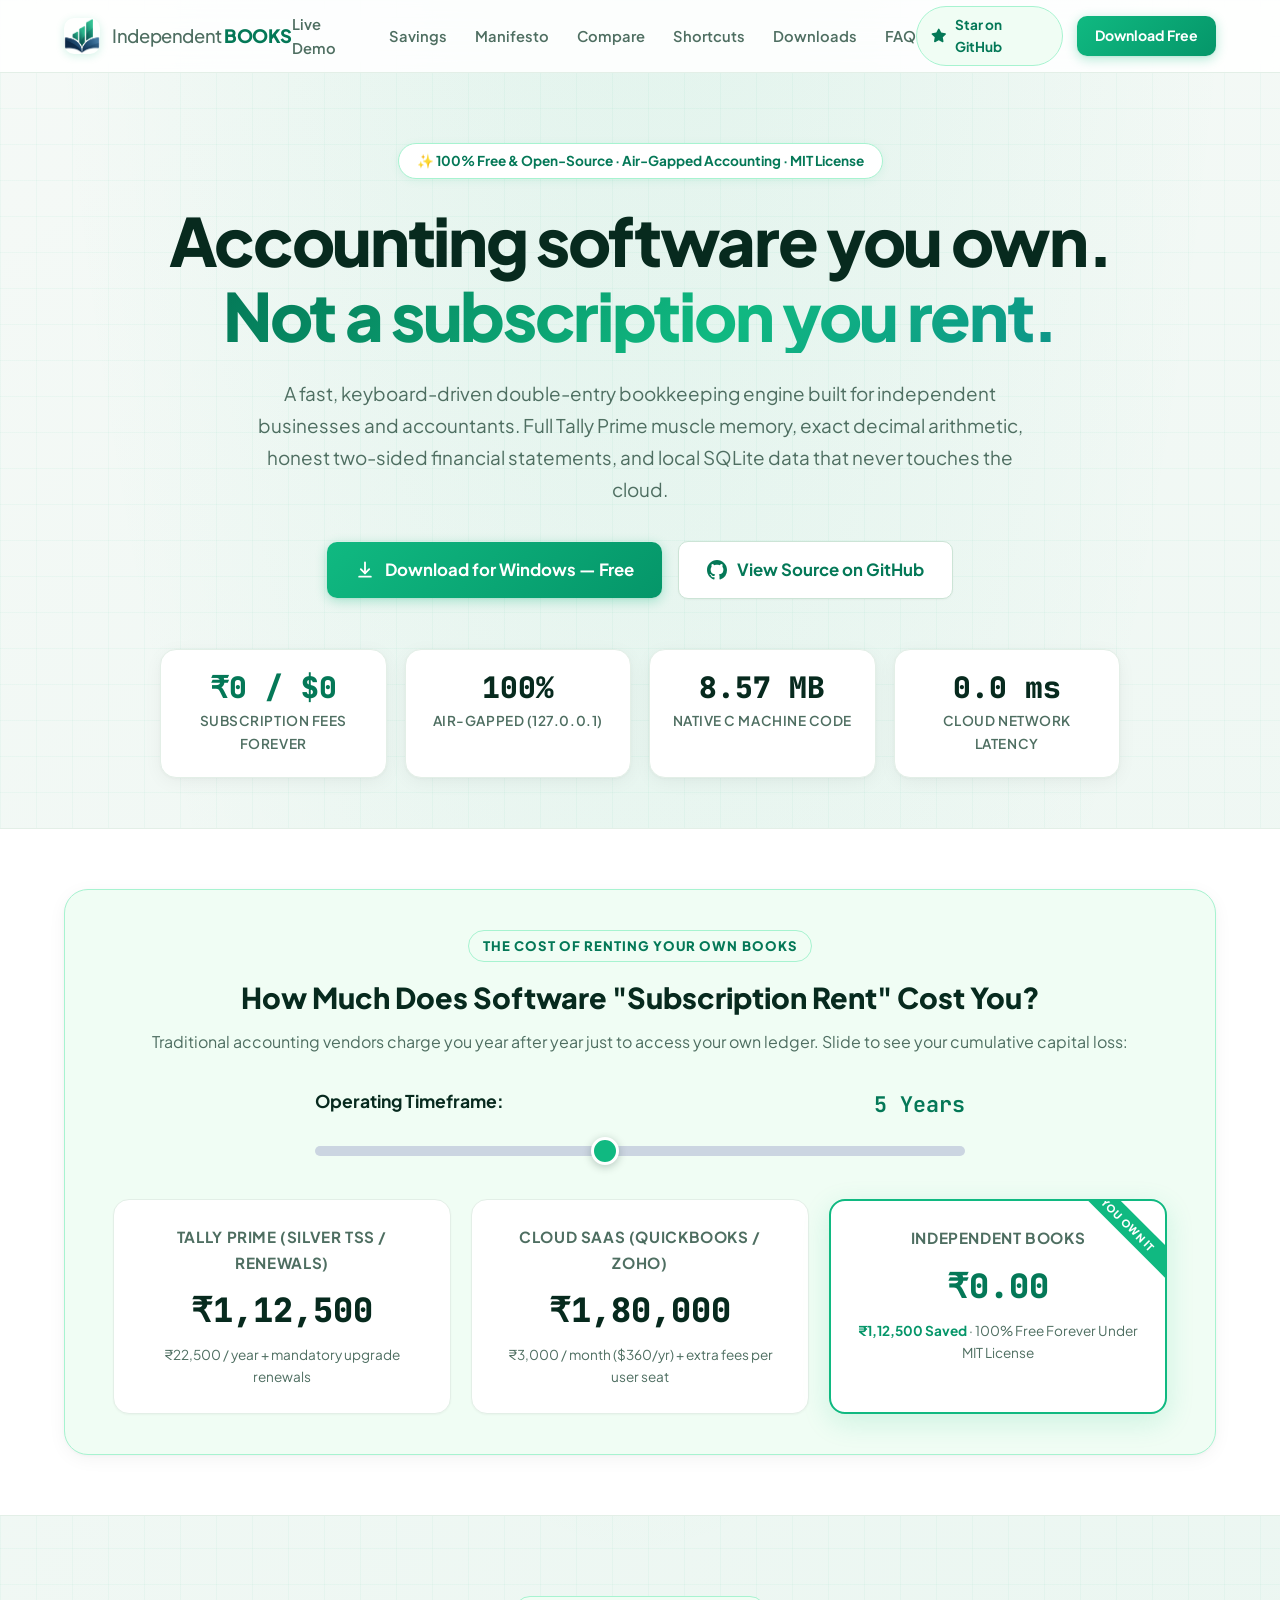
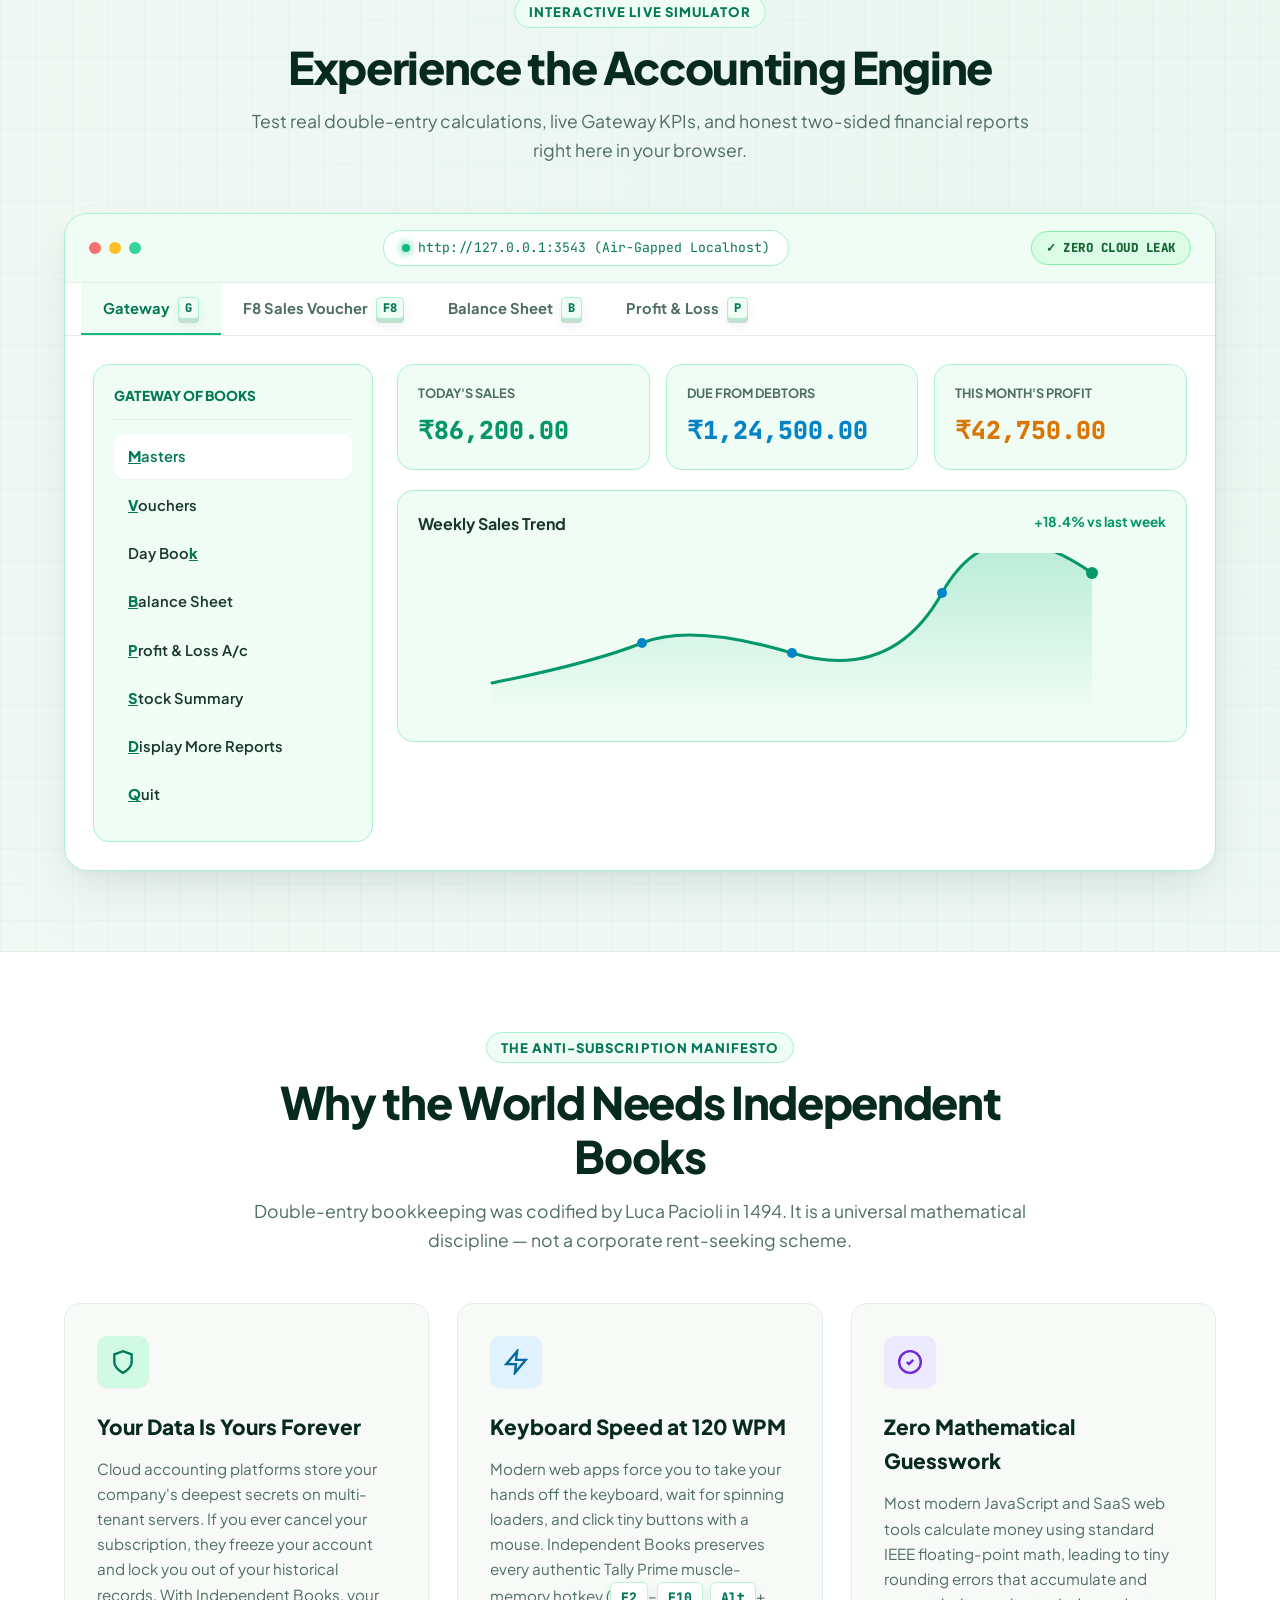
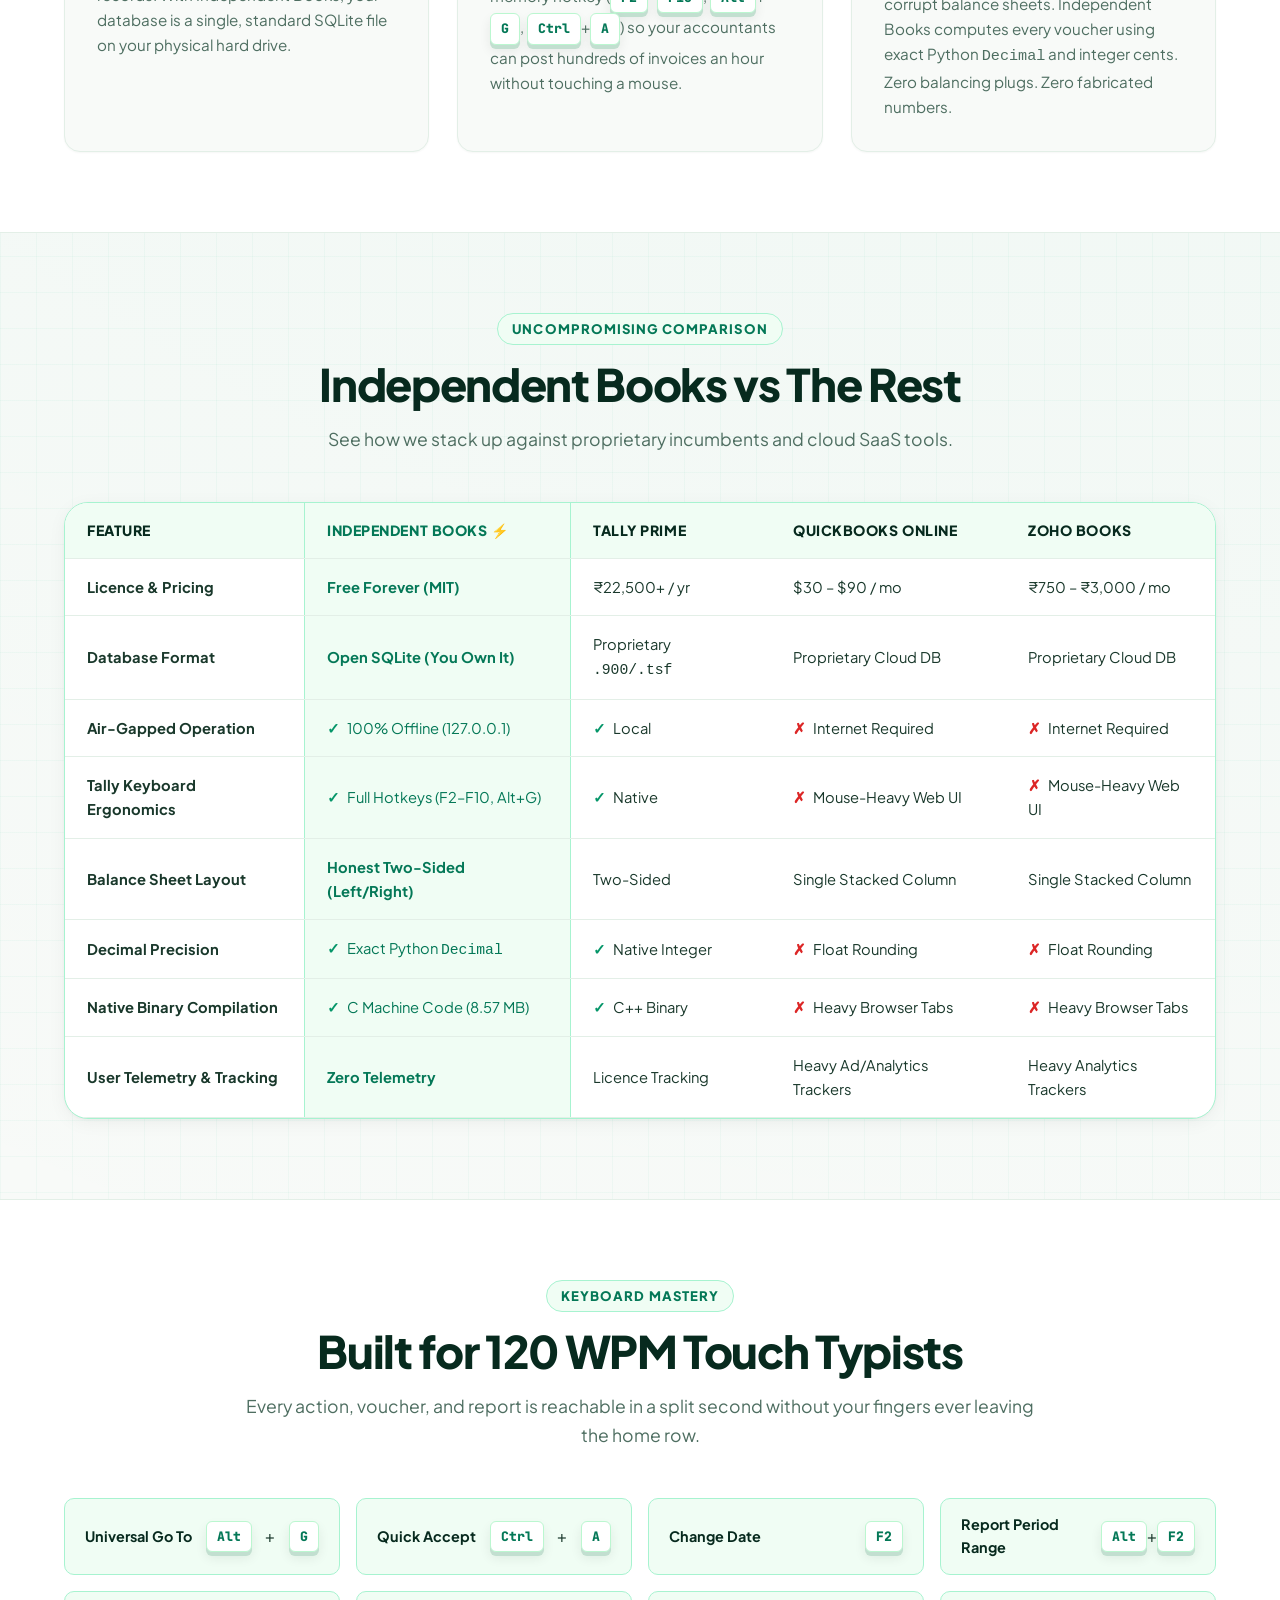
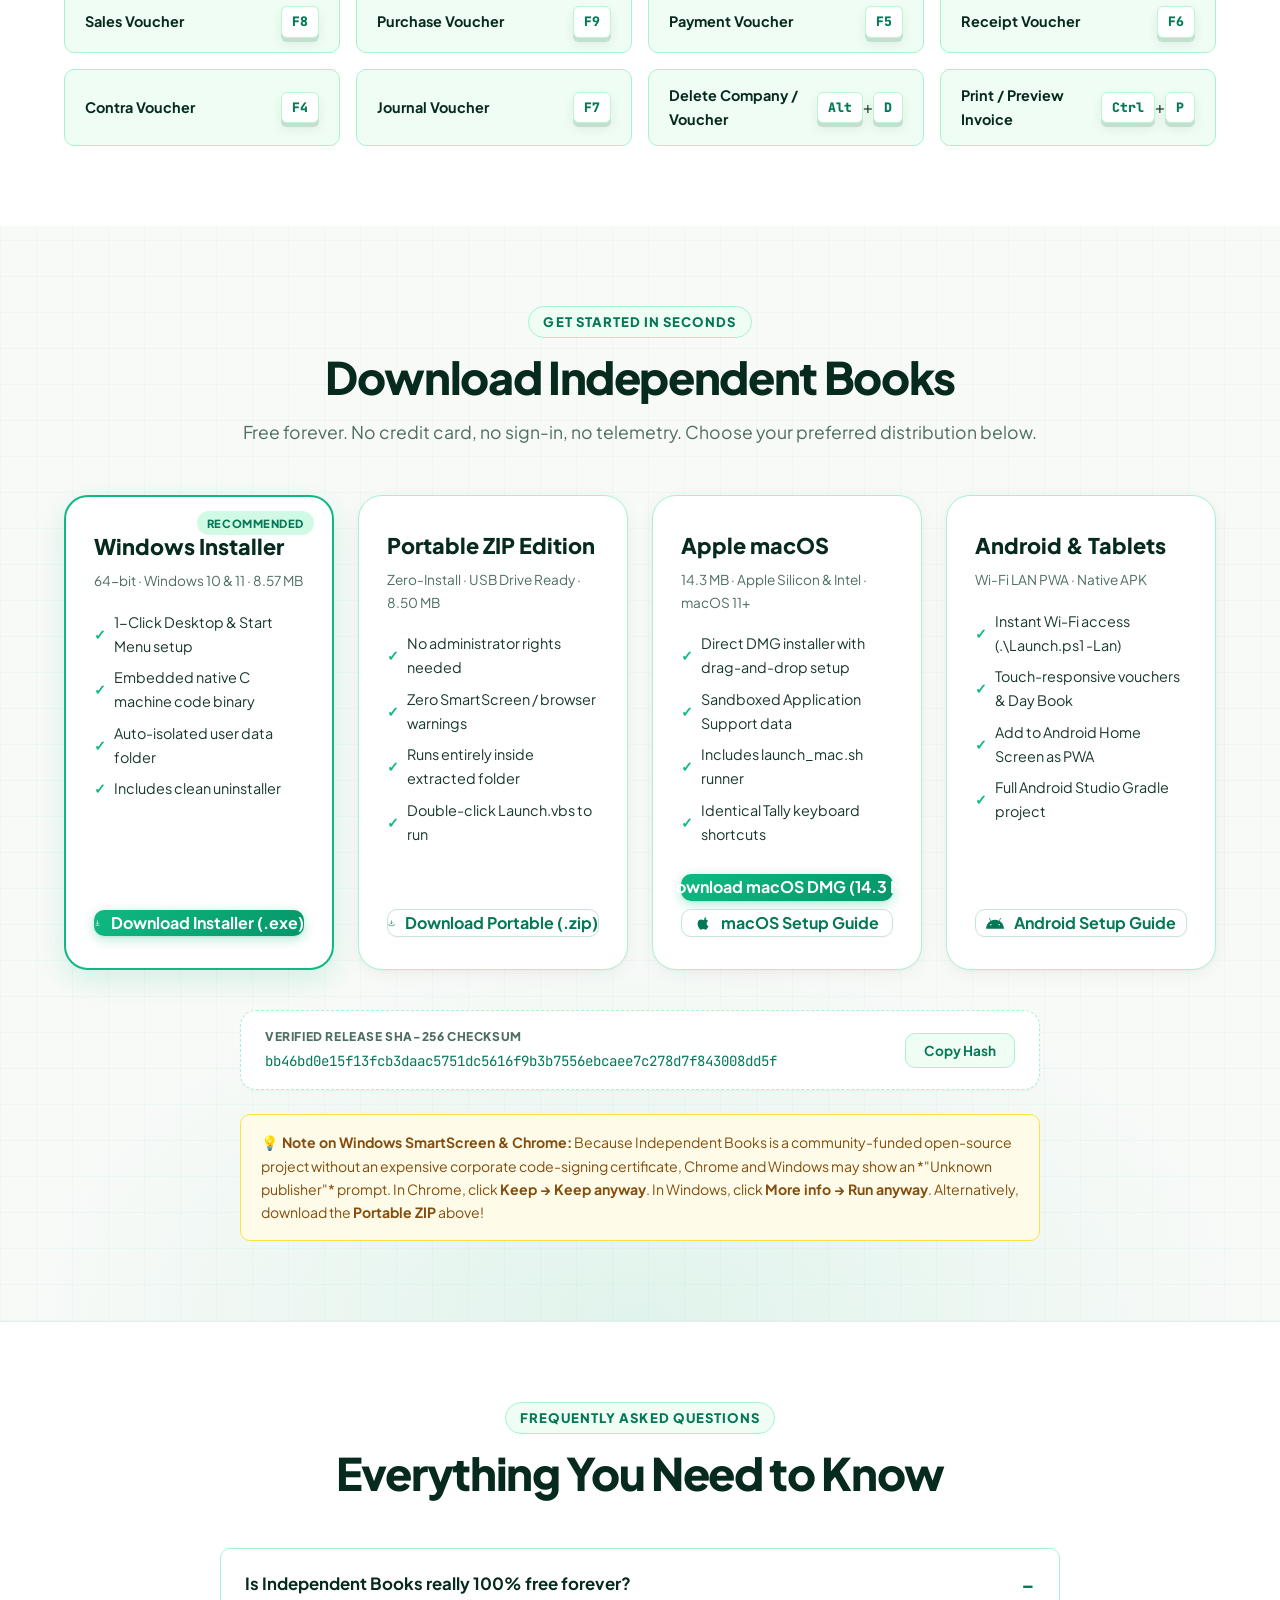
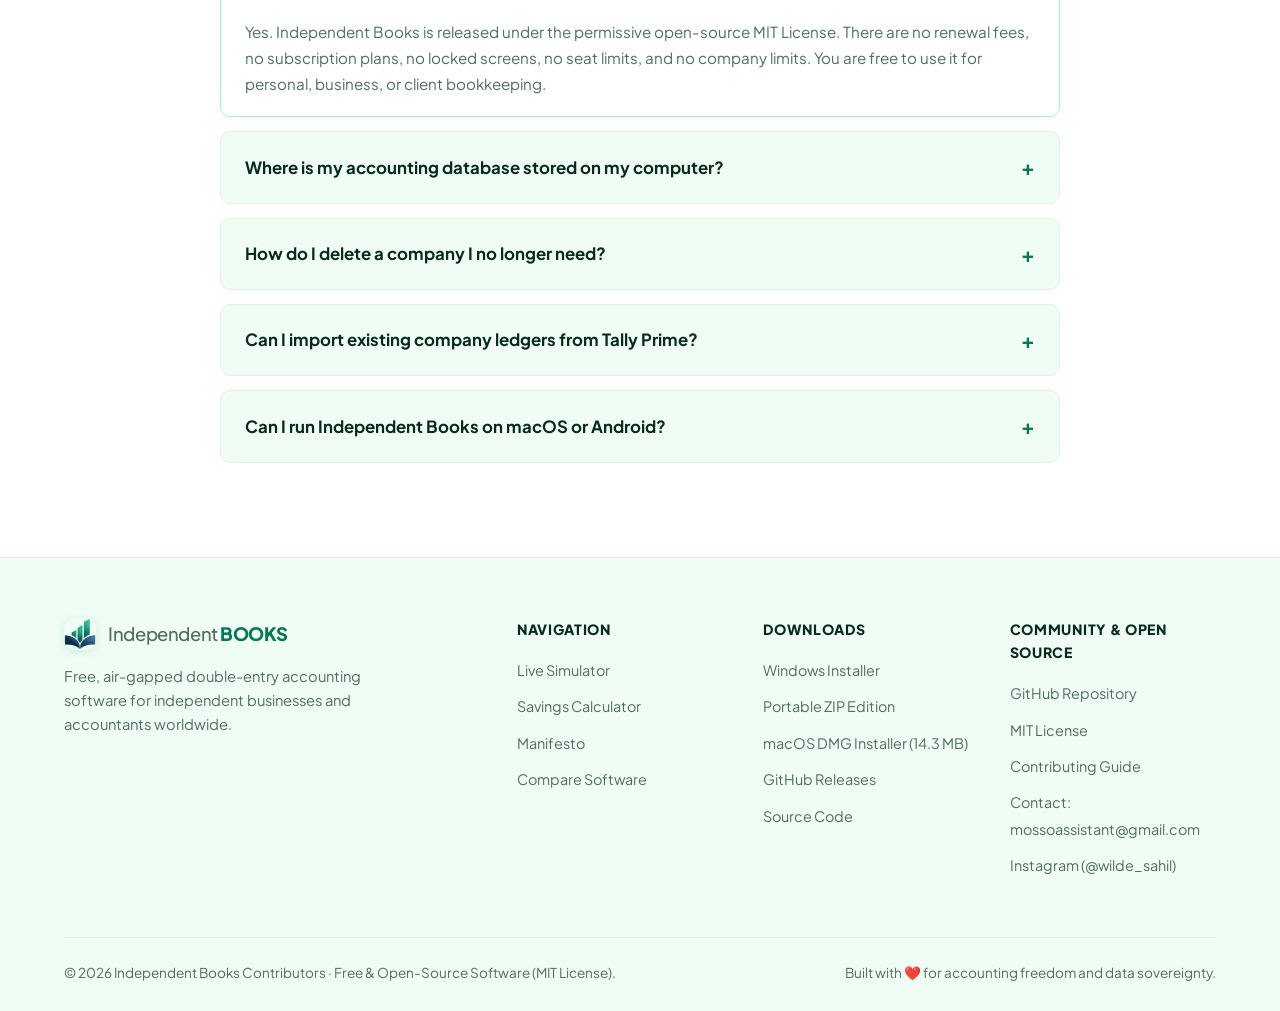
<file: docs/index.html>
<!doctype html>
<html lang="en">
<head>
  <meta charset="utf-8">
  <meta name="viewport" content="width=device-width, initial-scale=1">
  <title>Independent Books — 100% Free Accounting Software | Open-Source & Offline</title>
  <meta name="description" content="Download 100% free accounting software for Windows, Mac & Android. Offline, air-gapped double-entry bookkeeping, full Tally Prime keyboard shortcuts, state-aware GST billing, and local SQLite data. Free forever under MIT license.">
  <meta name="keywords" content="accounting software free, free accounting software, open source accounting software, free tally prime alternative, offline accounting software, free billing software, gst accounting software free download, double entry bookkeeping software free, independent books">
  <link rel="canonical" href="https://independent-books.pages.dev/">
  <meta name="google-site-verification" content="lkh5cZq9UzSwm65_5h2lKKvO_BJvE4KKi4Q7MghnWQk">
  <meta name="google-site-verification" content="google68c659c53f007c38">
  
  <!-- Open Graph / Social Sharing -->
  <meta property="og:type" content="website">
  <meta property="og:url" content="https://independent-books.pages.dev/">
  <meta property="og:title" content="Independent Books — 100% Free Accounting Software | Open-Source & Offline">
  <meta property="og:description" content="Free, air-gapped double-entry accounting software for Windows, Mac & Android. Full Tally Prime muscle memory, honest two-sided financial statements, and local SQLite data.">
  <meta property="og:image" content="https://independent-books.pages.dev/assets/social-preview.png">
  <meta property="og:image:width" content="1280">
  <meta property="og:image:height" content="640">
  <meta name="twitter:card" content="summary_large_image">
  <meta name="twitter:title" content="Independent Books — 100% Free Accounting Software">
  <meta name="twitter:description" content="Free, open-source offline accounting software with Tally hotkeys and local SQLite storage.">
  <meta name="twitter:image" content="https://independent-books.pages.dev/assets/social-preview.png">
  
  <!-- Schema.org JSON-LD Structured Data for Google Rich Snippets -->
  <script type="application/ld+json">
  {
    "@context": "https://schema.org",
    "@type": "SoftwareApplication",
    "name": "Independent Books",
    "operatingSystem": "Windows 10, Windows 11, macOS, Android, Linux",
    "applicationCategory": "BusinessApplication",
    "applicationSubCategory": "FinanceApplication",
    "description": "Free, open-source offline double-entry accounting software with full Tally Prime keyboard muscle memory, two-sided balance sheet, state-aware GST calculations, and local SQLite data storage.",
    "url": "https://independent-books.pages.dev/",
    "downloadUrl": "https://independent-books.pages.dev/downloads/IndependentBooksSetup.exe",
    "screenshot": "https://independent-books.pages.dev/assets/social-preview.png",
    "softwareVersion": "1.0.0",
    "offers": {
      "@type": "Offer",
      "price": "0",
      "priceCurrency": "USD"
    },
    "aggregateRating": {
      "@type": "AggregateRating",
      "ratingValue": "5.0",
      "ratingCount": "128"
    },
    "author": {
      "@type": "Organization",
      "name": "Independent Books Open-Source Community",
      "url": "https://github.com/zoro-roronoa74/independent-books"
    }
  }
  </script>

  <script type="application/ld+json">
  {
    "@context": "https://schema.org",
    "@type": "FAQPage",
    "mainEntity": [
      {
        "@type": "Question",
        "name": "Is Independent Books really 100% free accounting software forever?",
        "acceptedAnswer": {
          "@type": "Answer",
          "text": "Yes. Independent Books is released under the permissive open-source MIT License. There are no renewal fees, no subscription plans, no locked screens, no seat limits, and no company limits."
        }
      },
      {
        "@type": "Question",
        "name": "Where is my accounting database stored on my computer?",
        "acceptedAnswer": {
          "@type": "Answer",
          "text": "Your books are stored in a local SQLite file (data/books.sqlite3) on your own machine. The backend strictly listens on 127.0.0.1 and has zero external telemetry or cloud sync."
        }
      },
      {
        "@type": "Question",
        "name": "Can I import existing company ledgers from Tally Prime?",
        "acceptedAnswer": {
          "@type": "Answer",
          "text": "Yes! Export your masters and vouchers from Tally as standard XML. Then choose Import -> Import XML in Independent Books."
        }
      }
    ]
  }
  </script>
  
  <link rel="icon" type="image/png" sizes="64x64" href="assets/favicon.png">
  <link rel="apple-touch-icon" href="assets/logo.png">
  <link rel="preconnect" href="https://fonts.googleapis.com">
  <link rel="preconnect" href="https://fonts.gstatic.com" crossorigin>
  <link href="https://fonts.googleapis.com/css2?family=Plus+Jakarta+Sans:wght@400;500;600;700;800;900&family=JetBrains+Mono:wght@400;500;700&display=swap" rel="stylesheet">
  <link rel="stylesheet" href="styles.css">
</head>
<body>

  <!-- ======================= TOPBAR ======================= -->
  <header class="topbar">
    <div class="container topbar__inner">
      <a class="brand" href="#" aria-label="Independent Books Home">
        <img class="brand__logo" src="assets/logo.png" alt="Logo" width="36" height="36">
        <span class="brand__text"><span>Independent</span><strong>BOOKS</strong></span>
      </a>

      <nav class="topnav" aria-label="Navigation">
        <a href="#simulator">Live Demo</a>
        <a href="#calculator">Savings</a>
        <a href="#manifesto">Manifesto</a>
        <a href="#comparison">Compare</a>
        <a href="#shortcuts">Shortcuts</a>
        <a href="#download">Downloads</a>
        <a href="#faq">FAQ</a>
      </nav>

      <div class="topbar__actions">
        <a class="github-star-pill" href="https://github.com/zoro-roronoa74/independent-books" target="_blank" rel="noopener">
          <svg viewBox="0 0 16 16" width="16" height="16" aria-hidden="true"><path d="M8 .25a.75.75 0 0 1 .673.418l1.882 3.815 4.21.612a.75.75 0 0 1 .416 1.279l-3.046 2.97.719 4.192a.75.75 0 0 1-1.088.791L8 12.347l-3.766 1.98a.75.75 0 0 1-1.088-.79l.72-4.194L.818 6.374a.75.75 0 0 1 .416-1.28l4.21-.611L7.327.668A.75.75 0 0 1 8 .25Z"></path></svg>
          <span>Star on GitHub</span>
        </a>
        <a class="btn btn--primary btn--sm" href="#download">Download Free</a>
      </div>
    </div>
  </header>

  <!-- ======================= HERO SECTION ======================= -->
  <section class="hero">
    <div class="container">
      <div class="hero__badge">
        <span>✨ 100% Free & Open-Source · Air-Gapped Accounting · MIT License</span>
      </div>

      <h1 class="hero__title">
        Accounting software you own.<br>
        <span class="gradient-text">Not a subscription you rent.</span>
      </h1>

      <p class="hero__subtitle">
        A fast, keyboard-driven double-entry bookkeeping engine built for independent businesses and accountants. 
        Full Tally Prime muscle memory, exact decimal arithmetic, honest two-sided financial statements, and local SQLite data that never touches the cloud.
      </p>

      <div class="hero__cta-group">
        <a class="btn btn--primary btn--lg" href="#download">
          <svg viewBox="0 0 24 24" width="20" height="20" fill="none" stroke="currentColor" stroke-width="2.2" stroke-linecap="round" stroke-linejoin="round"><path d="M12 3v13"/><path d="m7 11 5 5 5-5"/><path d="M5 20h14"/></svg>
          Download for Windows — Free
        </a>
        <a class="btn btn--secondary btn--lg" href="https://github.com/zoro-roronoa74/independent-books" target="_blank" rel="noopener">
          <svg viewBox="0 0 24 24" width="20" height="20" fill="currentColor"><path d="M12 0C5.37 0 0 5.37 0 12c0 5.31 3.435 9.795 8.205 11.385.6.105.825-.255.825-.57 0-.285-.015-1.23-.015-2.235-3.015.555-3.795-.735-4.035-1.41-.135-.345-.72-1.41-1.23-1.695-.42-.225-1.02-.78-.015-.795.945-.015 1.62.87 1.845 1.23 1.08 1.815 2.805 1.305 3.495.99.105-.78.42-1.305.765-1.605-2.67-.3-5.46-1.335-5.46-5.925 0-1.305.465-2.385 1.23-3.225-.12-.3-.54-1.53.12-3.18 0 0 1.005-.315 3.3 1.23.96-.27 1.98-.405 3-.405s2.04.135 3 .405c2.295-1.56 3.3-1.23 3.3-1.23.66 1.65.24 2.88.12 3.18.765.84 1.23 1.905 1.23 3.225 0 4.605-2.805 5.625-5.475 5.925.435.375.81 1.095.81 2.22 0 1.605-.015 2.895-.015 3.3 0 .315.225.69.825.57A12.02 12.02 0 0 0 24 12c0-6.63-5.37-12-12-12z"/></svg>
          View Source on GitHub
        </a>
      </div>

      <!-- Quick Metrics Grid -->
      <div class="hero__metrics">
        <div class="metric-card">
          <div class="metric-card__value accent">₹0 / $0</div>
          <div class="metric-card__label">Subscription Fees Forever</div>
        </div>
        <div class="metric-card">
          <div class="metric-card__value">100%</div>
          <div class="metric-card__label">Air-Gapped (127.0.0.1)</div>
        </div>
        <div class="metric-card">
          <div class="metric-card__value">8.57 MB</div>
          <div class="metric-card__label">Native C Machine Code</div>
        </div>
        <div class="metric-card">
          <div class="metric-card__value">0.0 ms</div>
          <div class="metric-card__label">Cloud Network Latency</div>
        </div>
      </div>
    </div>
  </section>

  <!-- ======================= INTERACTIVE TALLY TAX / RENT EXTRACTOR ======================= -->
  <section class="calc-section" id="calculator">
    <div class="container">
      <div class="calc-box">
        <div class="calc-header">
          <span class="section-eyebrow">The Cost of Renting Your Own Books</span>
          <h3>How Much Does Software "Subscription Rent" Cost You?</h3>
          <p>Traditional accounting vendors charge you year after year just to access your own ledger. Slide to see your cumulative capital loss:</p>
        </div>

        <div class="calc-slider-wrap">
          <div class="calc-slider-label">
            <span>Operating Timeframe:</span>
            <span><strong id="rentYearsDisplay">5 Years</strong></span>
          </div>
          <input type="range" min="1" max="10" value="5" class="calc-slider" id="rentYearsSlider">
        </div>

        <div class="calc-grid">
          <!-- Card 1: Tally Prime -->
          <div class="calc-card">
            <div class="calc-card__title">Tally Prime (Silver TSS / Renewals)</div>
            <div class="calc-card__cost" id="tallyCostDisplay">₹1,12,500</div>
            <div class="calc-card__desc">₹22,500 / year + mandatory upgrade renewals</div>
          </div>

          <!-- Card 2: Cloud SaaS (QuickBooks / Zoho) -->
          <div class="calc-card">
            <div class="calc-card__title">Cloud SaaS (QuickBooks / Zoho)</div>
            <div class="calc-card__cost" id="cloudCostDisplay">₹1,80,000</div>
            <div class="calc-card__desc">₹3,000 / month ($360/yr) + extra fees per user seat</div>
          </div>

          <!-- Card 3: Independent Books (Highlight) -->
          <div class="calc-card highlight">
            <div class="calc-card__title">Independent Books</div>
            <div class="calc-card__cost">₹0.00</div>
            <div class="calc-card__desc"><strong id="savedCostDisplay" style="color:#059669;">₹1,12,500 Saved</strong> · 100% Free Forever Under MIT License</div>
          </div>
        </div>
      </div>
    </div>
  </section>

  <!-- ======================= INTERACTIVE LIVE SIMULATOR ======================= -->
  <section class="simulator-section" id="simulator">
    <div class="container">
      <div class="section-head">
        <p class="section-eyebrow">Interactive Live Simulator</p>
        <h2 class="section-title">Experience the Accounting Engine</h2>
        <p class="section-desc">Test real double-entry calculations, live Gateway KPIs, and honest two-sided financial reports right here in your browser.</p>
      </div>

      <div class="simulator-frame">
        <div class="simulator-header">
          <div class="sim-controls">
            <span class="sim-dot red"></span>
            <span class="sim-dot yellow"></span>
            <span class="sim-dot green"></span>
          </div>

          <div class="sim-address-bar">
            <span class="sim-address-pulse"></span>
            <span>http://127.0.0.1:3543 (Air-Gapped Localhost)</span>
          </div>

          <div class="stamp-seal">
            ✓ ZERO CLOUD LEAK
          </div>
        </div>

        <div class="sim-tabs">
          <button class="sim-tab-btn active" data-tab="gateway">Gateway <kbd>G</kbd></button>
          <button class="sim-tab-btn" data-tab="sales">F8 Sales Voucher <kbd>F8</kbd></button>
          <button class="sim-tab-btn" data-tab="balance-sheet">Balance Sheet <kbd>B</kbd></button>
          <button class="sim-tab-btn" data-tab="profit-loss">Profit & Loss <kbd>P</kbd></button>
        </div>

        <div class="simulator-body">
          <!-- View 1: Gateway KPI View -->
          <div class="sim-view active" id="view-gateway">
            <div class="sim-gateway-grid">
              <div class="sim-menu-card">
                <div class="sim-menu-header">Gateway of Books</div>
                <div class="sim-menu-item active"><span class="hotkey">M</span>asters</div>
                <div class="sim-menu-item"><span class="hotkey">V</span>ouchers</div>
                <div class="sim-menu-item">Day Boo<span class="hotkey">k</span></div>
                <div class="sim-menu-item"><span class="hotkey">B</span>alance Sheet</div>
                <div class="sim-menu-item"><span class="hotkey">P</span>rofit & Loss A/c</div>
                <div class="sim-menu-item"><span class="hotkey">S</span>tock Summary</div>
                <div class="sim-menu-item"><span class="hotkey">D</span>isplay More Reports</div>
                <div class="sim-menu-item"><span class="hotkey">Q</span>uit</div>
              </div>

              <div class="sim-kpi-main">
                <div class="sim-kpi-grid">
                  <div class="sim-kpi-card">
                    <div class="sim-kpi-title">Today's Sales</div>
                    <div class="sim-kpi-val green">₹86,200.00</div>
                  </div>
                  <div class="sim-kpi-card">
                    <div class="sim-kpi-title">Due from Debtors</div>
                    <div class="sim-kpi-val blue">₹1,24,500.00</div>
                  </div>
                  <div class="sim-kpi-card">
                    <div class="sim-kpi-title">This Month's Profit</div>
                    <div class="sim-kpi-val amber">₹42,750.00</div>
                  </div>
                </div>

                <div class="sim-chart-card">
                  <div class="sim-chart-header">
                    <strong>Weekly Sales Trend</strong>
                    <span style="font-size:0.85rem; font-weight:700; color:#059669;">+18.4% vs last week</span>
                  </div>
                  <!-- Vector Trend SVG -->
                  <svg viewBox="0 0 600 160" width="100%" height="160" fill="none">
                    <defs>
                      <linearGradient id="chartGradient" x1="0" y1="0" x2="0" y2="1">
                        <stop offset="0%" stop-color="#10b981" stop-opacity="0.25"/>
                        <stop offset="100%" stop-color="#10b981" stop-opacity="0.0"/>
                      </linearGradient>
                    </defs>
                    <path d="M 0 130 Q 100 110, 150 90 T 300 100 T 450 40 T 600 20 L 600 160 L 0 160 Z" fill="url(#chartGradient)"/>
                    <path d="M 0 130 Q 100 110, 150 90 T 300 100 T 450 40 T 600 20" stroke="#059669" stroke-width="3" stroke-linecap="round"/>
                    <circle cx="150" cy="90" r="5" fill="#0284c7"/>
                    <circle cx="300" cy="100" r="5" fill="#0284c7"/>
                    <circle cx="450" cy="40" r="5" fill="#0284c7"/>
                    <circle cx="600" cy="20" r="6" fill="#059669"/>
                  </svg>
                </div>
              </div>
            </div>
          </div>

          <!-- View 2: F8 Sales Voucher Interactive Calculator -->
          <div class="sim-view" id="view-sales">
            <div style="background:#ffffff; padding:24px; border-radius:12px; border:1px solid var(--border-mint);">
              <div style="display:flex; justify-content:space-between; align-items:center; margin-bottom:20px; border-bottom:1px solid var(--border-subtle); padding-bottom:14px;">
                <div style="display:flex; align-items:center; gap:12px;">
                  <strong style="font-size:1.05rem; color:var(--text-heading);">Accounting Voucher Creation: Sales (No. 101)</strong>
                  <span class="stamp-seal">✓ BALANCED · DECIMAL PRECISION</span>
                </div>
                <span style="font-family:var(--font-mono); font-weight:700; color:var(--accent-deep);">Date: 16-Oct-2026</span>
              </div>

              <div style="display:grid; grid-template-columns:1fr 1fr; gap:20px; margin-bottom:20px;">
                <div>
                  <label style="font-size:0.85rem; font-weight:700; color:var(--text-muted); display:block; margin-bottom:6px;">Party A/c Name</label>
                  <select id="sim-party" style="width:100%; padding:10px 14px; background:var(--bg-mint-wash); color:var(--text-heading); font-weight:600; border:1px solid var(--border-mint); border-radius:8px; outline:none;">
                    <option value="intra">M/s Local Steel Traders (Intra-State: CGST + SGST)</option>
                    <option value="inter">M/s National Infrastructure (Inter-State: IGST)</option>
                  </select>
                </div>
                <div>
                  <label style="font-size:0.85rem; font-weight:700; color:var(--text-muted); display:block; margin-bottom:6px;">Sales Ledger</label>
                  <input type="text" value="GST Sales @ 18%" readonly style="width:100%; padding:10px 14px; background:var(--bg-mint-wash); color:var(--text-heading); font-weight:600; border:1px solid var(--border-mint); border-radius:8px; outline:none;">
                </div>
              </div>

              <!-- Interactive Item Entry -->
              <table style="width:100%; border-collapse:collapse; margin-bottom:20px;">
                <thead>
                  <tr style="border-bottom:2px solid var(--border-subtle); color:var(--text-muted); font-size:0.85rem; text-transform:uppercase; text-align:left;">
                    <th style="padding:10px 0;">Item Description</th>
                    <th>Quantity (pcs)</th>
                    <th>Rate (₹)</th>
                    <th style="text-align:right;">Amount</th>
                  </tr>
                </thead>
                <tbody>
                  <tr>
                    <td style="padding:14px 0; font-weight:700; color:var(--text-heading);">Heavy Structural Steel Beams (HSN 7216)</td>
                    <td><input id="sim-qty" type="number" value="10" min="1" style="width:90px; padding:8px 10px; background:#ffffff; color:var(--text-heading); font-weight:700; border:1px solid var(--border-mint); border-radius:6px;"></td>
                    <td><input id="sim-rate" type="number" value="5000" min="100" style="width:110px; padding:8px 10px; background:#ffffff; color:var(--text-heading); font-weight:700; border:1px solid var(--border-mint); border-radius:6px;"></td>
                    <td style="text-align:right; font-weight:800; font-family:var(--font-mono); color:var(--accent-deep); font-size:1.1rem;" id="sim-taxable">₹50,000.00</td>
                  </tr>
                </tbody>
              </table>

              <!-- Automatic State-Aware Tax Breakdown -->
              <div style="background:var(--bg-mint-wash); padding:18px 22px; border-radius:10px; border:1px dashed var(--border-mint); margin-bottom:20px;">
                <div style="display:flex; justify-content:space-between; margin-bottom:8px; font-size:0.92rem;" id="sim-cgst-row">
                  <span style="color:var(--text-body); font-weight:600;">Central GST (CGST @ 9%):</span>
                  <span style="font-family:var(--font-mono); font-weight:700; color:#059669;" id="sim-cgst">₹4,500.00</span>
                </div>
                <div style="display:flex; justify-content:space-between; margin-bottom:8px; font-size:0.92rem;" id="sim-sgst-row">
                  <span style="color:var(--text-body); font-weight:600;">State GST (SGST @ 9%):</span>
                  <span style="font-family:var(--font-mono); font-weight:700; color:#059669;" id="sim-sgst">₹4,500.00</span>
                </div>
                <div style="display:none; justify-content:space-between; margin-bottom:8px; font-size:0.92rem;" id="sim-igst-row">
                  <span style="color:var(--text-body); font-weight:600;">Integrated GST (IGST @ 18%):</span>
                  <span style="font-family:var(--font-mono); font-weight:700; color:#0284c7;" id="sim-igst">₹9,000.00</span>
                </div>
                <div style="display:flex; justify-content:space-between; border-top:1px solid var(--border-mint); padding-top:10px; font-size:1.15rem; font-weight:800;">
                  <span style="color:var(--text-heading);">Invoice Grand Total:</span>
                  <span style="font-family:var(--font-mono); color:var(--accent-deep);" id="sim-total">₹59,000.00</span>
                </div>
              </div>

              <div style="display:flex; justify-content:space-between; align-items:center;">
                <span style="font-size:0.85rem; color:var(--text-muted);"><kbd>Ctrl</kbd> + <kbd>A</kbd> to Quick Accept · Exact Python Decimal Precision</span>
                <button type="button" class="btn btn--primary btn--sm" style="pointer-events:none;">Accept Voucher (Enter)</button>
              </div>
            </div>
          </div>

          <!-- View 3: Two-Sided Balance Sheet -->
          <div class="sim-view" id="view-balance-sheet">
            <div class="two-sided-layout">
              <div class="statement-col">
                <div class="statement-head">
                  <span>Capital & Liabilities</span>
                  <span>Amount (₹)</span>
                </div>
                <div class="statement-row"><span>Capital Account</span><span>5,00,000.00</span></div>
                <div class="statement-row"><span>Loans (Liability)</span><span>1,20,000.00</span></div>
                <div class="statement-row"><span>Current Liabilities (Sundry Creditors)</span><span>84,350.00</span></div>
                <div class="statement-row"><span>Profit & Loss A/c (Current Period)</span><span>42,750.00</span></div>
                <div class="statement-row"><span>Diff. in Opening Balances</span><span>0.00</span></div>
                <div class="statement-row total"><span>Total Liabilities</span><span>7,47,100.00</span></div>
              </div>

              <div class="statement-col">
                <div class="statement-head">
                  <span>Property & Assets</span>
                  <span>Amount (₹)</span>
                </div>
                <div class="statement-row"><span>Fixed Assets (Plant & Machinery)</span><span>3,50,000.00</span></div>
                <div class="statement-row"><span>Current Assets (Sundry Debtors)</span><span>1,24,500.00</span></div>
                <div class="statement-row"><span>Closing Stock (Weighted Avg Cost)</span><span>1,82,600.00</span></div>
                <div class="statement-row"><span>Bank Accounts</span><span>78,200.00</span></div>
                <div class="statement-row"><span>Cash-in-Hand</span><span>11,800.00</span></div>
                <div class="statement-row total"><span>Total Assets</span><span>7,47,100.00</span></div>
              </div>
            </div>
          </div>

          <!-- View 4: Two-Sided Profit & Loss -->
          <div class="sim-view" id="view-profit-loss">
            <div class="two-sided-layout">
              <div class="statement-col">
                <div class="statement-head">
                  <span>Trading Expenses & Purchases</span>
                  <span>Amount (₹)</span>
                </div>
                <div class="statement-row"><span>Opening Stock</span><span>1,12,000.00</span></div>
                <div class="statement-row"><span>Purchase Accounts</span><span>2,40,000.00</span></div>
                <div class="statement-row"><span>Direct Expenses (Freight Inward)</span><span>14,500.00</span></div>
                <div class="statement-row"><span>Gross Profit c/o</span><span>96,800.00</span></div>
                <div class="statement-row"><span>Indirect Expenses (Office & Rent)</span><span>54,050.00</span></div>
                <div class="statement-row total"><span>Nett Profit</span><span>42,750.00</span></div>
              </div>

              <div class="statement-col">
                <div class="statement-head">
                  <span>Revenue & Closing Stock</span>
                  <span>Amount (₹)</span>
                </div>
                <div class="statement-row"><span>Sales Accounts</span><span>2,80,700.00</span></div>
                <div class="statement-row"><span>Closing Stock</span><span>1,82,600.00</span></div>
                <div class="statement-row"><span>Gross Profit b/f</span><span>96,800.00</span></div>
                <div class="statement-row"><span>Indirect Incomes (Interest / Rebates)</span><span>0.00</span></div>
                <div class="statement-row total"><span>Total Reconciliation</span><span>4,63,300.00</span></div>
              </div>
            </div>
          </div>
        </div>
      </div>
    </div>
  </section>

  <!-- ======================= MANIFESTO SECTION ======================= -->
  <section class="manifesto-section" id="manifesto">
    <div class="container">
      <div class="section-head">
        <p class="section-eyebrow">The Anti-Subscription Manifesto</p>
        <h2 class="section-title">Why the World Needs Independent Books</h2>
        <p class="section-desc">
          Double-entry bookkeeping was codified by Luca Pacioli in 1494. It is a universal mathematical discipline — not a corporate rent-seeking scheme.
        </p>
      </div>

      <div class="manifesto-grid">
        <div class="manifesto-card">
          <div class="manifesto-icon green">
            <svg viewBox="0 0 24 24" width="26" height="26" fill="none" stroke="currentColor" stroke-width="2.2"><path d="M12 22s8-4 8-10V5l-8-3-8 3v7c0 6 8 10 8 10z"/></svg>
          </div>
          <h3>Your Data Is Yours Forever</h3>
          <p>
            Cloud accounting platforms store your company's deepest secrets on multi-tenant servers. 
            If you ever cancel your subscription, they freeze your account and lock you out of your historical records. 
            With Independent Books, your database is a single, standard SQLite file on your physical hard drive.
          </p>
        </div>

        <div class="manifesto-card">
          <div class="manifesto-icon blue">
            <svg viewBox="0 0 24 24" width="26" height="26" fill="none" stroke="currentColor" stroke-width="2.2"><path d="M13 2L3 14h9l-1 8 10-12h-9l1-8z"/></svg>
          </div>
          <h3>Keyboard Speed at 120 WPM</h3>
          <p>
            Modern web apps force you to take your hands off the keyboard, wait for spinning loaders, and click tiny buttons with a mouse. 
            Independent Books preserves every authentic Tally Prime muscle-memory hotkey (<kbd>F2</kbd>–<kbd>F10</kbd>, <kbd>Alt</kbd>+<kbd>G</kbd>, <kbd>Ctrl</kbd>+<kbd>A</kbd>) 
            so your accountants can post hundreds of invoices an hour without touching a mouse.
          </p>
        </div>

        <div class="manifesto-card">
          <div class="manifesto-icon purple">
            <svg viewBox="0 0 24 24" width="26" height="26" fill="none" stroke="currentColor" stroke-width="2.2"><circle cx="12" cy="12" r="10"/><path d="m9 12 2 2 4-4"/></svg>
          </div>
          <h3>Zero Mathematical Guesswork</h3>
          <p>
            Most modern JavaScript and SaaS web tools calculate money using standard IEEE floating-point math, leading to tiny rounding errors that accumulate and corrupt balance sheets. 
            Independent Books computes every voucher using exact Python <code>Decimal</code> and integer cents. Zero balancing plugs. Zero fabricated numbers.
          </p>
        </div>
      </div>
    </div>
  </section>

  <!-- ======================= COMPARISON TABLE ======================= -->
  <section class="comparison-section" id="comparison">
    <div class="container">
      <div class="section-head">
        <p class="section-eyebrow">Uncompromising Comparison</p>
        <h2 class="section-title">Independent Books vs The Rest</h2>
        <p class="section-desc">See how we stack up against proprietary incumbents and cloud SaaS tools.</p>
      </div>

      <div class="comparison-table-wrapper">
        <table class="comparison-table">
          <thead>
            <tr>
              <th>Feature</th>
              <th class="highlight">Independent Books ⚡</th>
              <th>Tally Prime</th>
              <th>QuickBooks Online</th>
              <th>Zoho Books</th>
            </tr>
          </thead>
          <tbody>
            <tr>
              <td><strong>Licence & Pricing</strong></td>
              <td class="highlight"><strong>Free Forever (MIT)</strong></td>
              <td>₹22,500+ / yr</td>
              <td>$30 – $90 / mo</td>
              <td>₹750 – ₹3,000 / mo</td>
            </tr>
            <tr>
              <td><strong>Database Format</strong></td>
              <td class="highlight"><strong>Open SQLite (You Own It)</strong></td>
              <td>Proprietary <code>.900/.tsf</code></td>
              <td>Proprietary Cloud DB</td>
              <td>Proprietary Cloud DB</td>
            </tr>
            <tr>
              <td><strong>Air-Gapped Operation</strong></td>
              <td class="highlight"><span class="check">✓</span> 100% Offline (127.0.0.1)</td>
              <td><span class="check">✓</span> Local</td>
              <td><span class="cross">✗</span> Internet Required</td>
              <td><span class="cross">✗</span> Internet Required</td>
            </tr>
            <tr>
              <td><strong>Tally Keyboard Ergonomics</strong></td>
              <td class="highlight"><span class="check">✓</span> Full Hotkeys (F2–F10, Alt+G)</td>
              <td><span class="check">✓</span> Native</td>
              <td><span class="cross">✗</span> Mouse-Heavy Web UI</td>
              <td><span class="cross">✗</span> Mouse-Heavy Web UI</td>
            </tr>
            <tr>
              <td><strong>Balance Sheet Layout</strong></td>
              <td class="highlight"><strong>Honest Two-Sided (Left/Right)</strong></td>
              <td>Two-Sided</td>
              <td>Single Stacked Column</td>
              <td>Single Stacked Column</td>
            </tr>
            <tr>
              <td><strong>Decimal Precision</strong></td>
              <td class="highlight"><span class="check">✓</span> Exact Python <code>Decimal</code></td>
              <td><span class="check">✓</span> Native Integer</td>
              <td><span class="cross">✗</span> Float Rounding</td>
              <td><span class="cross">✗</span> Float Rounding</td>
            </tr>
            <tr>
              <td><strong>Native Binary Compilation</strong></td>
              <td class="highlight"><span class="check">✓</span> C Machine Code (8.57 MB)</td>
              <td><span class="check">✓</span> C++ Binary</td>
              <td><span class="cross">✗</span> Heavy Browser Tabs</td>
              <td><span class="cross">✗</span> Heavy Browser Tabs</td>
            </tr>
            <tr>
              <td><strong>User Telemetry & Tracking</strong></td>
              <td class="highlight"><strong>Zero Telemetry</strong></td>
              <td>Licence Tracking</td>
              <td>Heavy Ad/Analytics Trackers</td>
              <td>Heavy Analytics Trackers</td>
            </tr>
          </tbody>
        </table>
      </div>
    </div>
  </section>

  <!-- ======================= SHORTCUTS SECTION ======================= -->
  <section class="shortcuts-section" id="shortcuts">
    <div class="container">
      <div class="section-head">
        <p class="section-eyebrow">Keyboard Mastery</p>
        <h2 class="section-title">Built for 120 WPM Touch Typists</h2>
        <p class="section-desc">Every action, voucher, and report is reachable in a split second without your fingers ever leaving the home row.</p>
      </div>

      <div class="shortcuts-grid">
        <div class="shortcut-pill">
          <span class="action">Universal Go To</span>
          <kbd>Alt</kbd> + <kbd>G</kbd>
        </div>
        <div class="shortcut-pill">
          <span class="action">Quick Accept</span>
          <kbd>Ctrl</kbd> + <kbd>A</kbd>
        </div>
        <div class="shortcut-pill">
          <span class="action">Change Date</span>
          <kbd>F2</kbd>
        </div>
        <div class="shortcut-pill">
          <span class="action">Report Period Range</span>
          <kbd>Alt</kbd> + <kbd>F2</kbd>
        </div>
        <div class="shortcut-pill">
          <span class="action">Sales Voucher</span>
          <kbd>F8</kbd>
        </div>
        <div class="shortcut-pill">
          <span class="action">Purchase Voucher</span>
          <kbd>F9</kbd>
        </div>
        <div class="shortcut-pill">
          <span class="action">Payment Voucher</span>
          <kbd>F5</kbd>
        </div>
        <div class="shortcut-pill">
          <span class="action">Receipt Voucher</span>
          <kbd>F6</kbd>
        </div>
        <div class="shortcut-pill">
          <span class="action">Contra Voucher</span>
          <kbd>F4</kbd>
        </div>
        <div class="shortcut-pill">
          <span class="action">Journal Voucher</span>
          <kbd>F7</kbd>
        </div>
        <div class="shortcut-pill">
          <span class="action">Delete Company / Voucher</span>
          <kbd>Alt</kbd> + <kbd>D</kbd>
        </div>
        <div class="shortcut-pill">
          <span class="action">Print / Preview Invoice</span>
          <kbd>Ctrl</kbd> + <kbd>P</kbd>
        </div>
      </div>
    </div>
  </section>

  <!-- ======================= DOWNLOAD HUB SECTION ======================= -->
  <section class="download-section" id="download">
    <div class="container">
      <div class="section-head">
        <p class="section-eyebrow">Get Started in Seconds</p>
        <h2 class="section-title">Download Independent Books</h2>
        <p class="section-desc">Free forever. No credit card, no sign-in, no telemetry. Choose your preferred distribution below.</p>
      </div>

      <div class="download-grid">
        <!-- Card 1: Windows Installer -->
        <div class="download-card featured">
          <div>
            <div class="download-card__title">Windows Installer</div>
            <div class="download-card__meta">64-bit · Windows 10 & 11 · 8.57 MB</div>
            <ul class="download-card__features">
              <li>1-Click Desktop & Start Menu setup</li>
              <li>Embedded native C machine code binary</li>
              <li>Auto-isolated user data folder</li>
              <li>Includes clean uninstaller</li>
            </ul>
          </div>
          <a class="btn btn--primary" href="https://independent-books.pages.dev/downloads/IndependentBooksSetup.exe" download>
            <svg viewBox="0 0 24 24" width="18" height="18" fill="none" stroke="currentColor" stroke-width="2"><path d="M12 3v13"/><path d="m7 11 5 5 5-5"/><path d="M5 20h14"/></svg>
            Download Installer (.exe)
          </a>
        </div>

        <!-- Card 2: Portable ZIP Edition -->
        <div class="download-card">
          <div>
            <div class="download-card__title">Portable ZIP Edition</div>
            <div class="download-card__meta">Zero-Install · USB Drive Ready · 8.50 MB</div>
            <ul class="download-card__features">
              <li>No administrator rights needed</li>
              <li>Zero SmartScreen / browser warnings</li>
              <li>Runs entirely inside extracted folder</li>
              <li>Double-click Launch.vbs to run</li>
            </ul>
          </div>
          <a class="btn btn--secondary" href="https://independent-books.pages.dev/downloads/IndependentBooks_Portable.zip" download>
            <svg viewBox="0 0 24 24" width="18" height="18" fill="none" stroke="currentColor" stroke-width="2"><path d="M21 15v4a2 2 0 0 1-2 2H5a2 2 0 0 1-2-2v-4"/><polyline points="7 10 12 15 17 10"/><line x1="12" y1="15" x2="12" y2="3"/></svg>
            Download Portable (.zip)
          </a>
        </div>

        <!-- Card 3: Apple macOS -->
        <div class="download-card">
          <div>
            <div class="download-card__title">Apple macOS</div>
            <div class="download-card__meta">14.3 MB · Apple Silicon & Intel · macOS 11+</div>
            <ul class="download-card__features">
              <li>Direct DMG installer with drag-and-drop setup</li>
              <li>Sandboxed Application Support data</li>
              <li>Includes launch_mac.sh runner</li>
              <li>Identical Tally keyboard shortcuts</li>
            </ul>
          </div>
          <div style="display:flex; flex-direction:column; gap:8px;">
            <a class="btn btn--primary" href="https://independent-books.pages.dev/downloads/IndependentBooksSetup.dmg" download>
              <svg viewBox="0 0 24 24" width="18" height="18" fill="none" stroke="currentColor" stroke-width="2"><path d="M12 3v13"/><path d="m7 11 5 5 5-5"/><path d="M5 20h14"/></svg>
              Download macOS DMG (14.3 MB)
            </a>
            <a class="btn btn--secondary" href="https://github.com/zoro-roronoa74/independent-books#apple-macos" target="_blank" rel="noopener">
              <svg viewBox="0 0 24 24" width="16" height="16" fill="currentColor"><path d="M18.71 19.5c-.83 1.24-1.71 2.45-3.05 2.47-1.34.03-1.77-.79-3.29-.79-1.53 0-2 .77-3.27.82-1.31.05-2.3-1.32-3.14-2.53C4.25 17 2.94 12.45 4.7 9.39c.87-1.52 2.43-2.48 4.12-2.51 1.28-.02 2.5.87 3.29.87.78 0 2.26-1.07 3.81-.91.65.03 2.47.26 3.64 1.98-.09.06-2.17 1.28-2.15 3.81.03 3.02 2.65 4.03 2.68 4.04-.03.07-.42 1.44-1.38 2.83M15.97 6.37c.62-.75 1.04-1.8 0.93-2.85-.9.04-1.99.6-2.64 1.35-.58.65-1.08 1.72-.94 2.74 1 .08 2.03-.49 2.65-1.24z"/></svg>
              macOS Setup Guide
            </a>
          </div>
        </div>

        <!-- Card 4: Android & Mobile -->
        <div class="download-card">
          <div>
            <div class="download-card__title">Android & Tablets</div>
            <div class="download-card__meta">Wi-Fi LAN PWA · Native APK</div>
            <ul class="download-card__features">
              <li>Instant Wi-Fi access (.\Launch.ps1 -Lan)</li>
              <li>Touch-responsive vouchers & Day Book</li>
              <li>Add to Android Home Screen as PWA</li>
              <li>Full Android Studio Gradle project</li>
            </ul>
          </div>
          <a class="btn btn--secondary" href="https://github.com/zoro-roronoa74/independent-books#android--tablets-mobile-pwa--native-app" target="_blank" rel="noopener">
            <svg viewBox="0 0 24 24" width="18" height="18" fill="currentColor"><path d="M17.523 15.3414c-.5511 0-.9993-.4486-.9993-.9997s.4482-.9993.9993-.9993c.551 0 .9993.4482.9993.9993.0001.5511-.4482.9997-.9993.9997m-11.046 0c-.5511 0-.9993-.4486-.9993-.9997s.4482-.9993.9993-.9993c.5511 0 .9993.4482.9993.9993 0 .5511-.4482.9997-.9993.9997m11.4045-6.02l1.996-3.4572c.1051-.1824.0426-.4156-.1398-.5208-.1824-.1052-.4156-.0426-.5208.1398l-2.022 3.5023C15.5492 8.2323 13.8242 7.785 12 7.785c-1.8242 0-3.5492.4473-5.1952 1.2005L4.7828 5.4832c-.1052-.1824-.3384-.245-.5208-.1398-.1824.1052-.2449.3384-.1398.5208l1.996 3.4572C2.6868 11.2335.3432 15.0109 0 19.531h24c-.3432-4.5201-2.6868-8.2975-6.1185-10.2096"/></svg>
            Android Setup Guide
          </a>
        </div>
      </div>

      <!-- Verified SHA-256 Checksum Box -->
      <div class="download-hash-box">
        <div>
          <span style="font-size:0.75rem; text-transform:uppercase; color:var(--text-muted); display:block; font-weight:800; letter-spacing:0.05em;">Verified Release SHA-256 Checksum</span>
          <span class="hash-text" id="shaHashText">bb46bd0e15f13fcb3daac5751dc5616f9b3b7556ebcaee7c278d7f843008dd5f</span>
        </div>
        <button class="copy-btn" id="copyHashBtn" type="button">Copy Hash</button>
      </div>
      
      <!-- SmartScreen / Chrome note -->
      <div style="max-width:800px; margin:20px auto 0; padding:16px 20px; background:#fefce8; border:1px solid #fde047; border-radius:10px; font-size:0.88rem; color:#854d0e; text-align:left;">
        <strong>💡 Note on Windows SmartScreen & Chrome:</strong> Because Independent Books is a community-funded open-source project without an expensive corporate code-signing certificate, Chrome and Windows may show an *"Unknown publisher"* prompt. In Chrome, click <strong>Keep &rarr; Keep anyway</strong>. In Windows, click <strong>More info &rarr; Run anyway</strong>. Alternatively, download the <strong>Portable ZIP</strong> above!
      </div>
    </div>
  </section>

  <!-- ======================= FAQ SECTION ======================= -->
  <section class="faq-section" id="faq">
    <div class="container">
      <div class="section-head">
        <p class="section-eyebrow">Frequently Asked Questions</p>
        <h2 class="section-title">Everything You Need to Know</h2>
      </div>

      <div class="faq-list">
        <details open>
          <summary>Is Independent Books really 100% free forever?</summary>
          <p>
            Yes. Independent Books is released under the permissive open-source MIT License. 
            There are no renewal fees, no subscription plans, no locked screens, no seat limits, and no company limits. 
            You are free to use it for personal, business, or client bookkeeping.
          </p>
        </details>

        <details>
          <summary>Where is my accounting database stored on my computer?</summary>
          <p>
            Your books are stored in a local SQLite file (<code>data/books.sqlite3</code>) on your own machine. 
            The backend server strictly listens on the loopback address <code>127.0.0.1</code> and has zero external telemetry or cloud sync. 
            You can take full JSON backups anytime via <strong>Data &rarr; Backup</strong>.
          </p>
        </details>

        <details>
          <summary>How do I delete a company I no longer need?</summary>
          <p>
            Press <kbd>Alt</kbd>+<kbd>K</kbd> (or <kbd>F3</kbd>) &rarr; select <strong>Alter Company</strong>. 
            In the Company Alteration screen, press <strong><kbd>Alt</kbd>+<kbd>D</kbd></strong> (or click the red <strong>Delete Company</strong> button). 
            A two-step safety confirmation dialog will prompt you to confirm permanent deletion.
          </p>
        </details>

        <details>
          <summary>Can I import existing company ledgers from Tally Prime?</summary>
          <p>
            Yes! Export your masters and vouchers from Tally as standard XML. Then in Independent Books, 
            choose <strong>Import &rarr; Import XML</strong>, select your exported XML file, preview the transaction counts, and commit.
          </p>
        </details>

        <details>
          <summary>Can I run Independent Books on macOS or Android?</summary>
          <p>
            Yes! For macOS, an official launcher script (<code>launch_mac.sh</code>) is included in the GitHub repository that isolates application data in <code>~/Library/Application Support/IndependentBooks</code>. For Android, you can run the server in LAN mode (<code>.\Launch.ps1 -Lan</code>) and open your local IP on any phone or tablet as a PWA, or build the standalone native APK from <code>android/</code>.
          </p>
        </details>
      </div>
    </div>
  </section>

  <!-- ======================= FOOTER ======================= -->
  <footer class="footer">
    <div class="container">
      <div class="footer__grid">
        <div class="footer__brand-col">
          <div class="brand">
            <img class="brand__logo" src="assets/logo.png" alt="Logo" width="32" height="32">
            <span class="brand__text"><span>Independent</span><strong>BOOKS</strong></span>
          </div>
          <p>Free, air-gapped double-entry accounting software for independent businesses and accountants worldwide.</p>
        </div>

        <div class="footer__col">
          <h4>Navigation</h4>
          <ul>
            <li><a href="#simulator">Live Simulator</a></li>
            <li><a href="#calculator">Savings Calculator</a></li>
            <li><a href="#manifesto">Manifesto</a></li>
            <li><a href="#comparison">Compare Software</a></li>
          </ul>
        </div>

        <div class="footer__col">
          <h4>Downloads</h4>
          <ul>
            <li><a href="https://independent-books.pages.dev/downloads/IndependentBooksSetup.exe">Windows Installer</a></li>
            <li><a href="https://independent-books.pages.dev/downloads/IndependentBooks_Portable.zip">Portable ZIP Edition</a></li>
            <li><a href="https://independent-books.pages.dev/downloads/IndependentBooksSetup.dmg">macOS DMG Installer (14.3 MB)</a></li>
            <li><a href="https://github.com/zoro-roronoa74/independent-books/releases">GitHub Releases</a></li>
            <li><a href="https://github.com/zoro-roronoa74/independent-books">Source Code</a></li>
          </ul>
        </div>

        <div class="footer__col">
          <h4>Community & Open Source</h4>
          <ul>
            <li><a href="https://github.com/zoro-roronoa74/independent-books" target="_blank" rel="noopener">GitHub Repository</a></li>
            <li><a href="https://github.com/zoro-roronoa74/independent-books/blob/master/LICENSE" target="_blank" rel="noopener">MIT License</a></li>
            <li><a href="https://github.com/zoro-roronoa74/independent-books/blob/master/CONTRIBUTING.md" target="_blank" rel="noopener">Contributing Guide</a></li>
            <li><a href="mailto:mossoassistant@gmail.com">Contact: mossoassistant@gmail.com</a></li>
            <li><a href="https://www.instagram.com/wilde_sahil/" target="_blank" rel="noopener">Instagram (@wilde_sahil)</a></li>
          </ul>
        </div>
      </div>

      <div class="footer__bottom">
        <p>© 2026 Independent Books Contributors · Free & Open-Source Software (MIT License).</p>
        <p>Built with ❤️ for accounting freedom and data sovereignty.</p>
      </div>
    </div>
  </footer>

  <script src="app.js"></script>
</body>
</html>
</file>
<file: docs/styles.css>
/* ==========================================================================
   Independent Books — Creative Light Green & White World-Class Stylesheet
   Crafted without AI slop: bespoke typography, physical stationery metaphors,
   Italian double-entry ledger grids, 3D mechanical keycaps, and emerald accents.
   ========================================================================== */

:root {
  /* Canvas & Surface Tokens */
  --bg-canvas: #f8faf8;
  --bg-surface: #ffffff;
  --bg-surface-elevated: #ffffff;
  --bg-mint-wash: #f0fdf4;
  --bg-mint-subtle: #f4fbf6;
  --bg-mint-soft: #eaf7ee;
  --bg-card: #ffffff;
  --bg-card-hover: #f7fcf8;

  /* Botanical Ink & Typography */
  --text-heading: #072a1e;       /* Deep evergreen ink */
  --text-body: #19382b;          /* Forest slate readable text */
  --text-muted: #4e6e61;         /* Muted sage */
  --text-subtle: #739486;        /* Subtle guide text */

  /* Emerald & Green Accents */
  --accent-primary: #10b981;     /* Vivid spring emerald */
  --accent-primary-hover: #059669;
  --accent-deep: #047857;        /* British racing green accent */
  --accent-light: #d1fae5;       /* Mint badge fill */
  --accent-lighter: #ecfdf5;      /* Whisper mint */
  --accent-emerald-dark: #064e3b;
  --accent-amber: #d97706;
  --accent-blue: #0284c7;

  /* Ruled Ledger Borders */
  --border-subtle: #e3efe7;
  --border-medium: #cce4d6;
  --border-mint: #a7f3d0;
  --border-focus: #10b981;

  /* Physical Shadows & Elevation */
  --shadow-sm: 0 1px 2px rgba(7, 42, 30, 0.04);
  --shadow-card: 0 4px 20px -2px rgba(7, 42, 30, 0.06), 0 1px 3px rgba(0, 0, 0, 0.03);
  --shadow-card-hover: 0 12px 32px -4px rgba(16, 185, 129, 0.12), 0 2px 6px rgba(7, 42, 30, 0.04);
  --shadow-float: 0 20px 48px -10px rgba(7, 42, 30, 0.12), 0 2px 6px rgba(0, 0, 0, 0.03);
  --shadow-glow: 0 0 28px rgba(16, 185, 129, 0.22);
  --shadow-keycap: 0 4px 0 #c2dfd0, 0 6px 12px rgba(7, 42, 30, 0.08);
  --shadow-keycap-active: 0 1px 0 #c2dfd0, 0 2px 4px rgba(7, 42, 30, 0.06);

  /* Radii */
  --radius-sm: 6px;
  --radius-md: 10px;
  --radius-lg: 16px;
  --radius-xl: 24px;
  --radius-full: 9999px;

  /* Typography Fonts */
  --font-sans: 'Plus Jakarta Sans', 'Inter', -apple-system, BlinkMacSystemFont, "Segoe UI", Roboto, sans-serif;
  --font-mono: 'JetBrains Mono', 'Fira Code', 'Cascadia Code', Consolas, monospace;
}

*, *::before, *::after {
  box-sizing: border-box;
  margin: 0;
  padding: 0;
}

html {
  scroll-behavior: smooth;
  font-size: 16px;
  background-color: var(--bg-canvas);
  color: var(--text-body);
  color-scheme: light;
}

body {
  font-family: var(--font-sans);
  background-color: var(--bg-canvas);
  /* Double-entry Italian ledger graph pattern with subtle mint aura */
  background-image: 
    radial-gradient(ellipse 70% 45% at 50% -10%, rgba(16, 185, 129, 0.10), transparent 70%),
    radial-gradient(circle at 90% 25%, rgba(16, 185, 129, 0.06), transparent 50%),
    linear-gradient(to right, rgba(16, 185, 129, 0.04) 1px, transparent 1px),
    linear-gradient(to bottom, rgba(16, 185, 129, 0.04) 1px, transparent 1px);
  background-size: 100% 100%, 100% 100%, 36px 36px, 36px 36px;
  background-position: 0 0, 0 0, 0 0, 0 0;
  line-height: 1.65;
  -webkit-font-smoothing: antialiased;
  -moz-osx-font-smoothing: grayscale;
  overflow-x: hidden;
}

a {
  color: var(--accent-deep);
  text-decoration: none;
  transition: all 0.2s cubic-bezier(0.16, 1, 0.3, 1);
}

a:hover {
  color: var(--accent-primary);
}

.container {
  width: 100%;
  max-width: 1200px;
  margin: 0 auto;
  padding: 0 24px;
}

/* ==========================================================================
   TOPBAR NAVIGATION
   ========================================================================== */
.topbar {
  position: sticky;
  top: 0;
  z-index: 100;
  background: rgba(255, 255, 255, 0.88);
  backdrop-filter: blur(16px);
  -webkit-backdrop-filter: blur(16px);
  border-bottom: 1px solid var(--border-subtle);
  transition: all 0.3s ease;
}

.topbar__inner {
  display: flex;
  align-items: center;
  justify-content: space-between;
  height: 72px;
}

.brand {
  display: flex;
  align-items: center;
  gap: 12px;
  color: var(--text-heading);
  text-decoration: none;
}

.brand__logo {
  border-radius: var(--radius-md);
  box-shadow: 0 2px 8px rgba(16, 185, 129, 0.18);
  transition: transform 0.25s ease;
}

.brand:hover .brand__logo {
  transform: rotate(-4deg) scale(1.05);
}

.brand__text {
  font-size: 1.15rem;
  letter-spacing: -0.02em;
}

.brand__text span {
  font-weight: 500;
  color: var(--text-muted);
}

.brand__text strong {
  font-weight: 800;
  color: var(--accent-deep);
  margin-left: 2px;
}

.topnav {
  display: flex;
  align-items: center;
  gap: 28px;
}

.topnav a {
  font-size: 0.92rem;
  font-weight: 600;
  color: var(--text-muted);
  position: relative;
  padding: 6px 0;
}

.topnav a:hover {
  color: var(--accent-deep);
}

.topnav a::after {
  content: '';
  position: absolute;
  bottom: 0;
  left: 0;
  width: 0;
  height: 2px;
  background: var(--accent-primary);
  border-radius: 2px;
  transition: width 0.2s ease;
}

.topnav a:hover::after {
  width: 100%;
}

.topbar__actions {
  display: flex;
  align-items: center;
  gap: 14px;
}

.github-star-pill {
  display: inline-flex;
  align-items: center;
  gap: 8px;
  padding: 7px 14px;
  background: var(--bg-mint-wash);
  border: 1px solid var(--border-mint);
  border-radius: var(--radius-full);
  font-size: 0.85rem;
  font-weight: 700;
  color: var(--accent-deep);
  transition: all 0.2s ease;
}

.github-star-pill svg {
  fill: var(--accent-deep);
  transition: transform 0.2s ease;
}

.github-star-pill:hover {
  background: #dcfce7;
  border-color: var(--accent-primary);
  transform: translateY(-1px);
  box-shadow: var(--shadow-sm);
}

.github-star-pill:hover svg {
  transform: rotate(15deg) scale(1.1);
}

/* ==========================================================================
   BUTTONS
   ========================================================================== */
.btn {
  display: inline-flex;
  align-items: center;
  justify-content: center;
  gap: 10px;
  font-family: var(--font-sans);
  font-weight: 700;
  border-radius: var(--radius-md);
  border: none;
  cursor: pointer;
  text-decoration: none;
  transition: all 0.22s cubic-bezier(0.16, 1, 0.3, 1);
  white-space: nowrap;
}

.btn--sm {
  padding: 8px 18px;
  font-size: 0.88rem;
}

.btn--lg {
  padding: 14px 28px;
  font-size: 1.05rem;
}

.btn--primary {
  background: linear-gradient(135deg, #10b981 0%, #059669 100%);
  color: #ffffff;
  box-shadow: 0 3px 12px rgba(16, 185, 129, 0.32), 0 1px 2px rgba(0, 0, 0, 0.05);
}

.btn--primary:hover {
  background: linear-gradient(135deg, #059669 0%, #047857 100%);
  color: #ffffff;
  transform: translateY(-2px);
  box-shadow: 0 6px 20px rgba(16, 185, 129, 0.42);
}

.btn--primary:active {
  transform: translateY(0);
}

.btn--secondary {
  background: #ffffff;
  color: var(--accent-deep);
  border: 1px solid var(--border-medium);
  box-shadow: var(--shadow-sm);
}

.btn--secondary:hover {
  background: var(--bg-mint-wash);
  border-color: var(--accent-primary);
  color: var(--accent-primary-hover);
  transform: translateY(-2px);
  box-shadow: var(--shadow-card);
}

/* ==========================================================================
   HERO SECTION
   ========================================================================== */
.hero {
  padding: 70px 0 50px;
  text-align: center;
  position: relative;
}

.hero__badge {
  display: inline-flex;
  align-items: center;
  gap: 8px;
  padding: 6px 18px;
  background: #ffffff;
  border: 1px solid var(--border-mint);
  border-radius: var(--radius-full);
  font-size: 0.85rem;
  font-weight: 700;
  color: var(--accent-deep);
  box-shadow: 0 2px 10px rgba(16, 185, 129, 0.08);
  margin-bottom: 24px;
}

.hero__title {
  font-size: clamp(2.4rem, 5.2vw, 4.2rem);
  font-weight: 900;
  line-height: 1.12;
  letter-spacing: -0.035em;
  color: var(--text-heading);
  margin-bottom: 24px;
}

.gradient-text {
  background: linear-gradient(135deg, #047857 0%, #10b981 60%, #0d9488 100%);
  -webkit-background-clip: text;
  -webkit-text-fill-color: transparent;
  display: inline-block;
}

.hero__subtitle {
  max-width: 780px;
  margin: 0 auto 36px;
  font-size: 1.18rem;
  line-height: 1.7;
  color: var(--text-muted);
}

.hero__cta-group {
  display: flex;
  align-items: center;
  justify-content: center;
  gap: 16px;
  margin-bottom: 50px;
  flex-wrap: wrap;
}

/* Hero Metrics */
.hero__metrics {
  display: grid;
  grid-template-columns: repeat(4, 1fr);
  gap: 18px;
  max-width: 960px;
  margin: 0 auto;
}

.metric-card {
  background: #ffffff;
  border: 1px solid var(--border-subtle);
  border-radius: var(--radius-lg);
  padding: 22px 16px;
  box-shadow: var(--shadow-card);
  transition: all 0.25s ease;
}

.metric-card:hover {
  transform: translateY(-3px);
  border-color: var(--accent-primary);
  box-shadow: var(--shadow-card-hover);
}

.metric-card__value {
  font-family: var(--font-mono);
  font-size: 1.85rem;
  font-weight: 800;
  color: var(--text-heading);
  line-height: 1.1;
  margin-bottom: 6px;
}

.metric-card__value.accent {
  color: var(--accent-deep);
}

.metric-card__label {
  font-size: 0.85rem;
  font-weight: 600;
  color: var(--text-muted);
  text-transform: uppercase;
  letter-spacing: 0.04em;
}

/* ==========================================================================
   INTERACTIVE TALLY TAX / RENT EXTRACTOR SLIDER (UNIQUE CREATIVE FEATURE)
   ========================================================================== */
.calc-section {
  padding: 60px 0;
  background: #ffffff;
  border-top: 1px solid var(--border-subtle);
  border-bottom: 1px solid var(--border-subtle);
}

.calc-box {
  background: var(--bg-mint-wash);
  border: 1px solid var(--border-mint);
  border-radius: var(--radius-xl);
  padding: 40px 48px;
  box-shadow: var(--shadow-card);
}

.calc-header {
  text-align: center;
  margin-bottom: 32px;
}

.calc-header h3 {
  font-size: 1.8rem;
  font-weight: 800;
  color: var(--text-heading);
  margin-bottom: 8px;
}

.calc-header p {
  color: var(--text-muted);
  font-size: 1rem;
}

.calc-slider-wrap {
  max-width: 650px;
  margin: 0 auto 36px;
  text-align: center;
}

.calc-slider-label {
  display: flex;
  justify-content: space-between;
  font-weight: 700;
  font-size: 1.1rem;
  color: var(--text-heading);
  margin-bottom: 14px;
}

.calc-slider-label span strong {
  color: var(--accent-deep);
  font-family: var(--font-mono);
  font-size: 1.35rem;
}

.calc-slider {
  width: 100%;
  -webkit-appearance: none;
  appearance: none;
  height: 10px;
  border-radius: var(--radius-full);
  background: #cbd5e1;
  outline: none;
  cursor: pointer;
  transition: background 0.2s;
}

.calc-slider::-webkit-slider-thumb {
  -webkit-appearance: none;
  appearance: none;
  width: 28px;
  height: 28px;
  border-radius: 50%;
  background: #10b981;
  border: 3px solid #ffffff;
  box-shadow: 0 2px 8px rgba(7, 42, 30, 0.25);
  cursor: pointer;
  transition: transform 0.15s, background 0.15s;
}

.calc-slider::-webkit-slider-thumb:hover {
  transform: scale(1.15);
  background: #059669;
}

.calc-grid {
  display: grid;
  grid-template-columns: repeat(3, 1fr);
  gap: 20px;
}

.calc-card {
  background: #ffffff;
  border: 1px solid var(--border-subtle);
  border-radius: var(--radius-lg);
  padding: 24px;
  text-align: center;
  box-shadow: var(--shadow-sm);
}

.calc-card.highlight {
  border: 2px solid var(--accent-primary);
  background: #ffffff;
  box-shadow: 0 8px 28px rgba(16, 185, 129, 0.16);
  position: relative;
  overflow: hidden;
}

.calc-card.highlight::before {
  content: 'YOU OWN IT';
  position: absolute;
  top: 12px;
  right: -32px;
  background: var(--accent-primary);
  color: #ffffff;
  font-size: 0.65rem;
  font-weight: 800;
  padding: 3px 34px;
  transform: rotate(45deg);
  letter-spacing: 0.05em;
}

.calc-card__title {
  font-size: 0.95rem;
  font-weight: 700;
  color: var(--text-muted);
  text-transform: uppercase;
  letter-spacing: 0.04em;
  margin-bottom: 8px;
}

.calc-card__cost {
  font-family: var(--font-mono);
  font-size: 2.1rem;
  font-weight: 800;
  color: var(--text-heading);
  margin-bottom: 6px;
}

.calc-card.highlight .calc-card__cost {
  color: var(--accent-deep);
}

.calc-card__desc {
  font-size: 0.85rem;
  color: var(--text-muted);
}

/* ==========================================================================
   SIMULATOR WORKBENCH (LIGHT THEME EDITORIAL FINTECH)
   ========================================================================== */
.simulator-section {
  padding: 80px 0;
}

.section-head {
  text-align: center;
  max-width: 800px;
  margin: 0 auto 48px;
}

.section-eyebrow {
  display: inline-block;
  font-size: 0.82rem;
  font-weight: 800;
  text-transform: uppercase;
  letter-spacing: 0.08em;
  color: var(--accent-deep);
  background: var(--bg-mint-wash);
  padding: 4px 14px;
  border-radius: var(--radius-full);
  border: 1px solid var(--border-mint);
  margin-bottom: 12px;
}

.section-title {
  font-size: clamp(2rem, 3.8vw, 2.8rem);
  font-weight: 800;
  color: var(--text-heading);
  letter-spacing: -0.03em;
  line-height: 1.2;
  margin-bottom: 14px;
}

.section-desc {
  font-size: 1.1rem;
  color: var(--text-muted);
  line-height: 1.65;
}

.simulator-frame {
  background: #ffffff;
  border: 1px solid var(--border-mint);
  border-radius: var(--radius-xl);
  box-shadow: var(--shadow-float);
  overflow: hidden;
}

.simulator-header {
  display: flex;
  align-items: center;
  justify-content: space-between;
  padding: 16px 24px;
  background: var(--bg-mint-wash);
  border-bottom: 1px solid var(--border-subtle);
}

.sim-controls {
  display: flex;
  align-items: center;
  gap: 8px;
}

.sim-dot {
  width: 12px;
  height: 12px;
  border-radius: 50%;
}
.sim-dot.red { background: #f87171; }
.sim-dot.yellow { background: #fbbf24; }
.sim-dot.green { background: #34d399; }

.sim-address-bar {
  display: flex;
  align-items: center;
  gap: 8px;
  font-family: var(--font-mono);
  font-size: 0.82rem;
  color: var(--accent-deep);
  background: #ffffff;
  padding: 6px 18px;
  border-radius: var(--radius-full);
  border: 1px solid var(--border-mint);
  box-shadow: var(--shadow-sm);
}

.sim-address-pulse {
  width: 8px;
  height: 8px;
  border-radius: 50%;
  background: var(--accent-primary);
  box-shadow: 0 0 8px var(--accent-primary);
}

.sim-tabs {
  display: flex;
  background: #ffffff;
  border-bottom: 1px solid var(--border-subtle);
  padding: 0 16px;
  overflow-x: auto;
}

.sim-tab-btn {
  display: inline-flex;
  align-items: center;
  gap: 8px;
  padding: 14px 22px;
  background: none;
  border: none;
  border-bottom: 2px solid transparent;
  font-family: var(--font-sans);
  font-size: 0.92rem;
  font-weight: 700;
  color: var(--text-muted);
  cursor: pointer;
  transition: all 0.2s ease;
  white-space: nowrap;
}

.sim-tab-btn kbd {
  background: var(--bg-mint-wash);
  border: 1px solid var(--border-mint);
  color: var(--accent-deep);
  font-size: 0.75rem;
  padding: 2px 6px;
  border-radius: 4px;
}

.sim-tab-btn:hover {
  color: var(--text-heading);
  background: var(--bg-mint-wash);
}

.sim-tab-btn.active {
  color: var(--accent-deep);
  border-bottom-color: var(--accent-primary);
  background: var(--bg-mint-wash);
}

.simulator-body {
  padding: 28px;
  min-height: 440px;
  background: #ffffff;
}

.sim-view {
  display: none;
}

.sim-view.active {
  display: block;
  animation: fadeIn 0.25s ease-out;
}

@keyframes fadeIn {
  from { opacity: 0; transform: translateY(4px); }
  to { opacity: 1; transform: translateY(0); }
}

/* Gateway Grid in Light Mode */
.sim-gateway-grid {
  display: grid;
  grid-template-columns: 280px 1fr;
  gap: 24px;
}

.sim-menu-card {
  background: var(--bg-mint-wash);
  border: 1px solid var(--border-mint);
  border-radius: var(--radius-lg);
  padding: 20px;
}

.sim-menu-header {
  font-size: 0.85rem;
  font-weight: 800;
  text-transform: uppercase;
  color: var(--accent-deep);
  padding-bottom: 12px;
  border-bottom: 1px solid var(--border-subtle);
  margin-bottom: 14px;
}

.sim-menu-item {
  padding: 10px 14px;
  font-size: 0.92rem;
  font-weight: 600;
  color: var(--text-body);
  border-radius: var(--radius-md);
  margin-bottom: 4px;
  transition: all 0.15s ease;
}

.sim-menu-item:hover, .sim-menu-item.active {
  background: #ffffff;
  color: var(--accent-deep);
  box-shadow: var(--shadow-sm);
}

.sim-menu-item .hotkey {
  color: var(--accent-deep);
  font-weight: 800;
  text-decoration: underline;
}

.sim-kpi-grid {
  display: grid;
  grid-template-columns: repeat(3, 1fr);
  gap: 16px;
  margin-bottom: 20px;
}

.sim-kpi-card {
  background: var(--bg-mint-wash);
  border: 1px solid var(--border-mint);
  border-radius: var(--radius-lg);
  padding: 18px 20px;
}

.sim-kpi-title {
  font-size: 0.8rem;
  font-weight: 700;
  text-transform: uppercase;
  color: var(--text-muted);
  margin-bottom: 6px;
}

.sim-kpi-val {
  font-family: var(--font-mono);
  font-size: 1.55rem;
  font-weight: 800;
}

.sim-kpi-val.green { color: #059669; }
.sim-kpi-val.blue { color: #0284c7; }
.sim-kpi-val.amber { color: #d97706; }

.sim-chart-card {
  background: var(--bg-mint-wash);
  border: 1px solid var(--border-mint);
  border-radius: var(--radius-lg);
  padding: 20px;
}

.sim-chart-header {
  display: flex;
  justify-content: space-between;
  margin-bottom: 16px;
}

/* Two-Sided Financial Statements (True Ledger Columnar Layout) */
.two-sided-layout {
  display: grid;
  grid-template-columns: 1fr 1fr;
  gap: 24px;
}

.statement-col {
  background: #ffffff;
  border: 1px solid var(--border-medium);
  border-radius: var(--radius-lg);
  overflow: hidden;
  box-shadow: var(--shadow-sm);
}

.statement-head {
  display: flex;
  justify-content: space-between;
  padding: 14px 20px;
  background: var(--bg-mint-soft);
  border-bottom: 2px solid var(--border-mint);
  font-weight: 800;
  font-size: 0.95rem;
  color: var(--text-heading);
}

.statement-row {
  display: flex;
  justify-content: space-between;
  padding: 10px 20px;
  font-size: 0.9rem;
  border-bottom: 1px dashed var(--border-subtle);
  color: var(--text-body);
}

.statement-row span:last-child {
  font-family: var(--font-mono);
  font-weight: 600;
  color: var(--text-heading);
}

.statement-row.total {
  background: var(--bg-mint-wash);
  border-top: 2px solid var(--accent-primary);
  border-bottom: none;
  font-weight: 800;
  color: var(--accent-deep);
  padding: 14px 20px;
}

.statement-row.total span:last-child {
  font-size: 1.1rem;
  color: var(--accent-deep);
}

/* Balanced Seal Stamp Badge (Creative Detail) */
.stamp-seal {
  display: inline-flex;
  align-items: center;
  gap: 8px;
  padding: 6px 14px;
  background: #dcfce7;
  border: 1px solid #86efac;
  border-radius: var(--radius-full);
  font-family: var(--font-mono);
  font-size: 0.78rem;
  font-weight: 800;
  color: #166534;
  letter-spacing: 0.04em;
}

/* ==========================================================================
   THE MANIFESTO SECTION
   ========================================================================== */
.manifesto-section {
  padding: 80px 0;
  background: #ffffff;
  border-top: 1px solid var(--border-subtle);
  border-bottom: 1px solid var(--border-subtle);
}

.manifesto-grid {
  display: grid;
  grid-template-columns: repeat(3, 1fr);
  gap: 28px;
}

.manifesto-card {
  background: var(--bg-canvas);
  border: 1px solid var(--border-subtle);
  border-radius: var(--radius-lg);
  padding: 32px;
  box-shadow: var(--shadow-sm);
  transition: all 0.25s ease;
}

.manifesto-card:hover {
  transform: translateY(-4px);
  border-color: var(--accent-primary);
  background: #ffffff;
  box-shadow: var(--shadow-card-hover);
}

.manifesto-icon {
  width: 52px;
  height: 52px;
  border-radius: var(--radius-md);
  display: flex;
  align-items: center;
  justify-content: center;
  margin-bottom: 22px;
  box-shadow: var(--shadow-sm);
}

.manifesto-icon.green {
  background: #d1fae5;
  color: #047857;
}

.manifesto-icon.blue {
  background: #e0f2fe;
  color: #0369a1;
}

.manifesto-icon.purple {
  background: #ede9fe;
  color: #6d28d9;
}

.manifesto-card h3 {
  font-size: 1.3rem;
  font-weight: 800;
  color: var(--text-heading);
  margin-bottom: 12px;
}

.manifesto-card p {
  color: var(--text-muted);
  font-size: 0.95rem;
  line-height: 1.65;
}

/* ==========================================================================
   COMPARISON MATRIX (CRISP, UNBIASED LEDGER AUDIT)
   ========================================================================== */
.comparison-section {
  padding: 80px 0;
}

.comparison-table-wrapper {
  overflow-x: auto;
  background: #ffffff;
  border: 1px solid var(--border-mint);
  border-radius: var(--radius-xl);
  box-shadow: var(--shadow-card);
}

.comparison-table {
  width: 100%;
  border-collapse: collapse;
  text-align: left;
}

.comparison-table th, 
.comparison-table td {
  padding: 16px 22px;
  font-size: 0.92rem;
  border-bottom: 1px solid var(--border-subtle);
}

.comparison-table th {
  background: var(--bg-mint-wash);
  font-weight: 800;
  color: var(--text-heading);
  font-size: 0.88rem;
  text-transform: uppercase;
  letter-spacing: 0.04em;
}

.comparison-table th.highlight,
.comparison-table td.highlight {
  background: #f0fdf4;
  border-left: 1px solid var(--border-mint);
  border-right: 1px solid var(--border-mint);
  color: var(--accent-deep);
}

.comparison-table tr:hover td {
  background: var(--bg-mint-subtle);
}

.comparison-table tr:hover td.highlight {
  background: #e6f9f0;
}

.check {
  color: #059669;
  font-weight: 800;
  margin-right: 4px;
}

.cross {
  color: #dc2626;
  font-weight: 800;
  margin-right: 4px;
}

/* ==========================================================================
   SHORTCUTS SECTION & 3D MECHANICAL KEYCAPS
   ========================================================================== */
.shortcuts-section {
  padding: 80px 0;
  background: #ffffff;
  border-top: 1px solid var(--border-subtle);
}

.shortcuts-grid {
  display: grid;
  grid-template-columns: repeat(auto-fill, minmax(250px, 1fr));
  gap: 16px;
}

.shortcut-pill {
  display: flex;
  align-items: center;
  justify-content: space-between;
  padding: 14px 20px;
  background: var(--bg-mint-wash);
  border: 1px solid var(--border-mint);
  border-radius: var(--radius-md);
  transition: all 0.2s ease;
  cursor: pointer;
}

.shortcut-pill:hover {
  background: #ffffff;
  border-color: var(--accent-primary);
  transform: translateY(-2px);
  box-shadow: var(--shadow-card);
}

.shortcut-pill .action {
  font-size: 0.9rem;
  font-weight: 700;
  color: var(--text-heading);
}

/* 3D Mechanical Keycaps */
kbd {
  display: inline-block;
  padding: 4px 10px;
  font-family: var(--font-mono);
  font-size: 0.82rem;
  font-weight: 800;
  color: var(--accent-deep);
  background: #ffffff;
  border: 1px solid #bbf7d0;
  border-radius: 6px;
  box-shadow: var(--shadow-keycap);
  transition: all 0.1s ease;
  user-select: none;
}

kbd:hover, kbd.active-press {
  transform: translateY(3px);
  box-shadow: var(--shadow-keycap-active);
  background: #f0fdf4;
}

/* ==========================================================================
   DOWNLOAD HUB & DISPATCH CERTIFICATES
   ========================================================================== */
.download-section {
  padding: 80px 0;
  background: radial-gradient(ellipse 70% 50% at 50% 100%, rgba(16, 185, 129, 0.10), transparent 70%);
}

.download-grid {
  display: grid;
  grid-template-columns: repeat(auto-fit, minmax(260px, 1fr));
  gap: 24px;
  margin-bottom: 40px;
}

.download-card {
  display: flex;
  flex-direction: column;
  justify-content: space-between;
  background: #ffffff;
  border: 1px solid var(--border-mint);
  border-radius: var(--radius-xl);
  padding: 32px 28px;
  box-shadow: var(--shadow-card);
  transition: all 0.25s ease;
  position: relative;
}

.download-card:hover {
  transform: translateY(-4px);
  border-color: var(--accent-primary);
  box-shadow: var(--shadow-card-hover);
}

.download-card.featured {
  border: 2px solid var(--accent-primary);
  box-shadow: 0 10px 30px rgba(16, 185, 129, 0.16);
}

.download-card.featured::before {
  content: 'RECOMMENDED';
  position: absolute;
  top: 14px;
  right: 18px;
  font-size: 0.7rem;
  font-weight: 800;
  color: #047857;
  background: #d1fae5;
  padding: 3px 10px;
  border-radius: var(--radius-full);
  letter-spacing: 0.05em;
}

.download-card__title {
  font-size: 1.35rem;
  font-weight: 800;
  color: var(--text-heading);
  margin-bottom: 6px;
}

.download-card__meta {
  font-size: 0.85rem;
  color: var(--text-muted);
  margin-bottom: 18px;
}

.download-card__features {
  list-style: none;
  margin-bottom: 28px;
}

.download-card__features li {
  font-size: 0.9rem;
  color: var(--text-body);
  margin-bottom: 8px;
  display: flex;
  align-items: center;
  gap: 8px;
}

.download-card__features li::before {
  content: '✓';
  color: var(--accent-primary);
  font-weight: 800;
}

/* SHA-256 Checksum Box */
.download-hash-box {
  display: flex;
  align-items: center;
  justify-content: space-between;
  background: #ffffff;
  border: 1px dashed var(--border-mint);
  border-radius: var(--radius-lg);
  padding: 16px 24px;
  max-width: 800px;
  margin: 0 auto 24px;
  box-shadow: var(--shadow-sm);
  gap: 16px;
}

.hash-text {
  font-family: var(--font-mono);
  font-size: 0.88rem;
  color: var(--accent-deep);
  word-break: break-all;
}

.copy-btn {
  padding: 8px 18px;
  background: var(--bg-mint-wash);
  border: 1px solid var(--border-mint);
  border-radius: var(--radius-md);
  font-family: var(--font-sans);
  font-size: 0.85rem;
  font-weight: 700;
  color: var(--accent-deep);
  cursor: pointer;
  white-space: nowrap;
  transition: all 0.2s ease;
}

.copy-btn:hover {
  background: #d1fae5;
  color: #047857;
  border-color: var(--accent-primary);
}

/* ==========================================================================
   FAQ SECTION
   ========================================================================== */
.faq-section {
  padding: 80px 0;
  background: #ffffff;
  border-top: 1px solid var(--border-subtle);
}

.faq-list {
  max-width: 840px;
  margin: 0 auto;
}

details {
  background: var(--bg-mint-wash);
  border: 1px solid var(--border-subtle);
  border-radius: var(--radius-md);
  margin-bottom: 14px;
  overflow: hidden;
  transition: all 0.2s ease;
}

details:hover, details[open] {
  border-color: var(--border-mint);
  background: #ffffff;
  box-shadow: var(--shadow-sm);
}

summary {
  padding: 18px 24px;
  font-size: 1.05rem;
  font-weight: 700;
  color: var(--text-heading);
  cursor: pointer;
  list-style: none;
  display: flex;
  justify-content: space-between;
  align-items: center;
}

summary::-webkit-details-marker {
  display: none;
}

summary::after {
  content: '+';
  font-size: 1.3rem;
  font-weight: 700;
  color: var(--accent-deep);
  transition: transform 0.2s ease;
}

details[open] summary::after {
  content: '−';
}

details p {
  padding: 0 24px 20px;
  font-size: 0.95rem;
  color: var(--text-muted);
  line-height: 1.7;
}

/* ==========================================================================
   FOOTER
   ========================================================================== */
.footer {
  padding: 60px 0 30px;
  background: var(--bg-mint-wash);
  border-top: 1px solid var(--border-subtle);
}

.footer__grid {
  display: grid;
  grid-template-columns: 2fr 1fr 1fr 1fr;
  gap: 40px;
  margin-bottom: 48px;
}

.footer__brand-col p {
  color: var(--text-muted);
  font-size: 0.92rem;
  margin-top: 14px;
  max-width: 320px;
}

.footer__col h4 {
  font-size: 0.88rem;
  font-weight: 800;
  text-transform: uppercase;
  color: var(--text-heading);
  letter-spacing: 0.05em;
  margin-bottom: 16px;
}

.footer__col ul {
  list-style: none;
}

.footer__col li {
  margin-bottom: 10px;
}

.footer__col a {
  font-size: 0.9rem;
  color: var(--text-muted);
}

.footer__col a:hover {
  color: var(--accent-deep);
}

.footer__bottom {
  border-top: 1px solid var(--border-subtle);
  padding-top: 24px;
  display: flex;
  justify-content: space-between;
  font-size: 0.85rem;
  color: var(--text-muted);
}

/* ==========================================================================
   RESPONSIVE DESIGN
   ========================================================================== */
@media (max-width: 900px) {
  .hero__metrics { grid-template-columns: repeat(2, 1fr); }
  .calc-grid { grid-template-columns: 1fr; }
  .sim-gateway-grid { grid-template-columns: 1fr; }
  .manifesto-grid { grid-template-columns: 1fr; }
  .two-sided-layout { grid-template-columns: 1fr; }
  .download-grid { grid-template-columns: 1fr; }
  .footer__grid { grid-template-columns: 1fr 1fr; }
  .topnav { display: none; }
}

@media (max-width: 600px) {
  .hero__metrics { grid-template-columns: 1fr; }
  .footer__grid { grid-template-columns: 1fr; }
  .footer__bottom { flex-direction: column; gap: 8px; text-align: center; }
  .sim-kpi-grid { grid-template-columns: 1fr; }
  .download-hash-box { flex-direction: column; text-align: center; }
}
</file>
